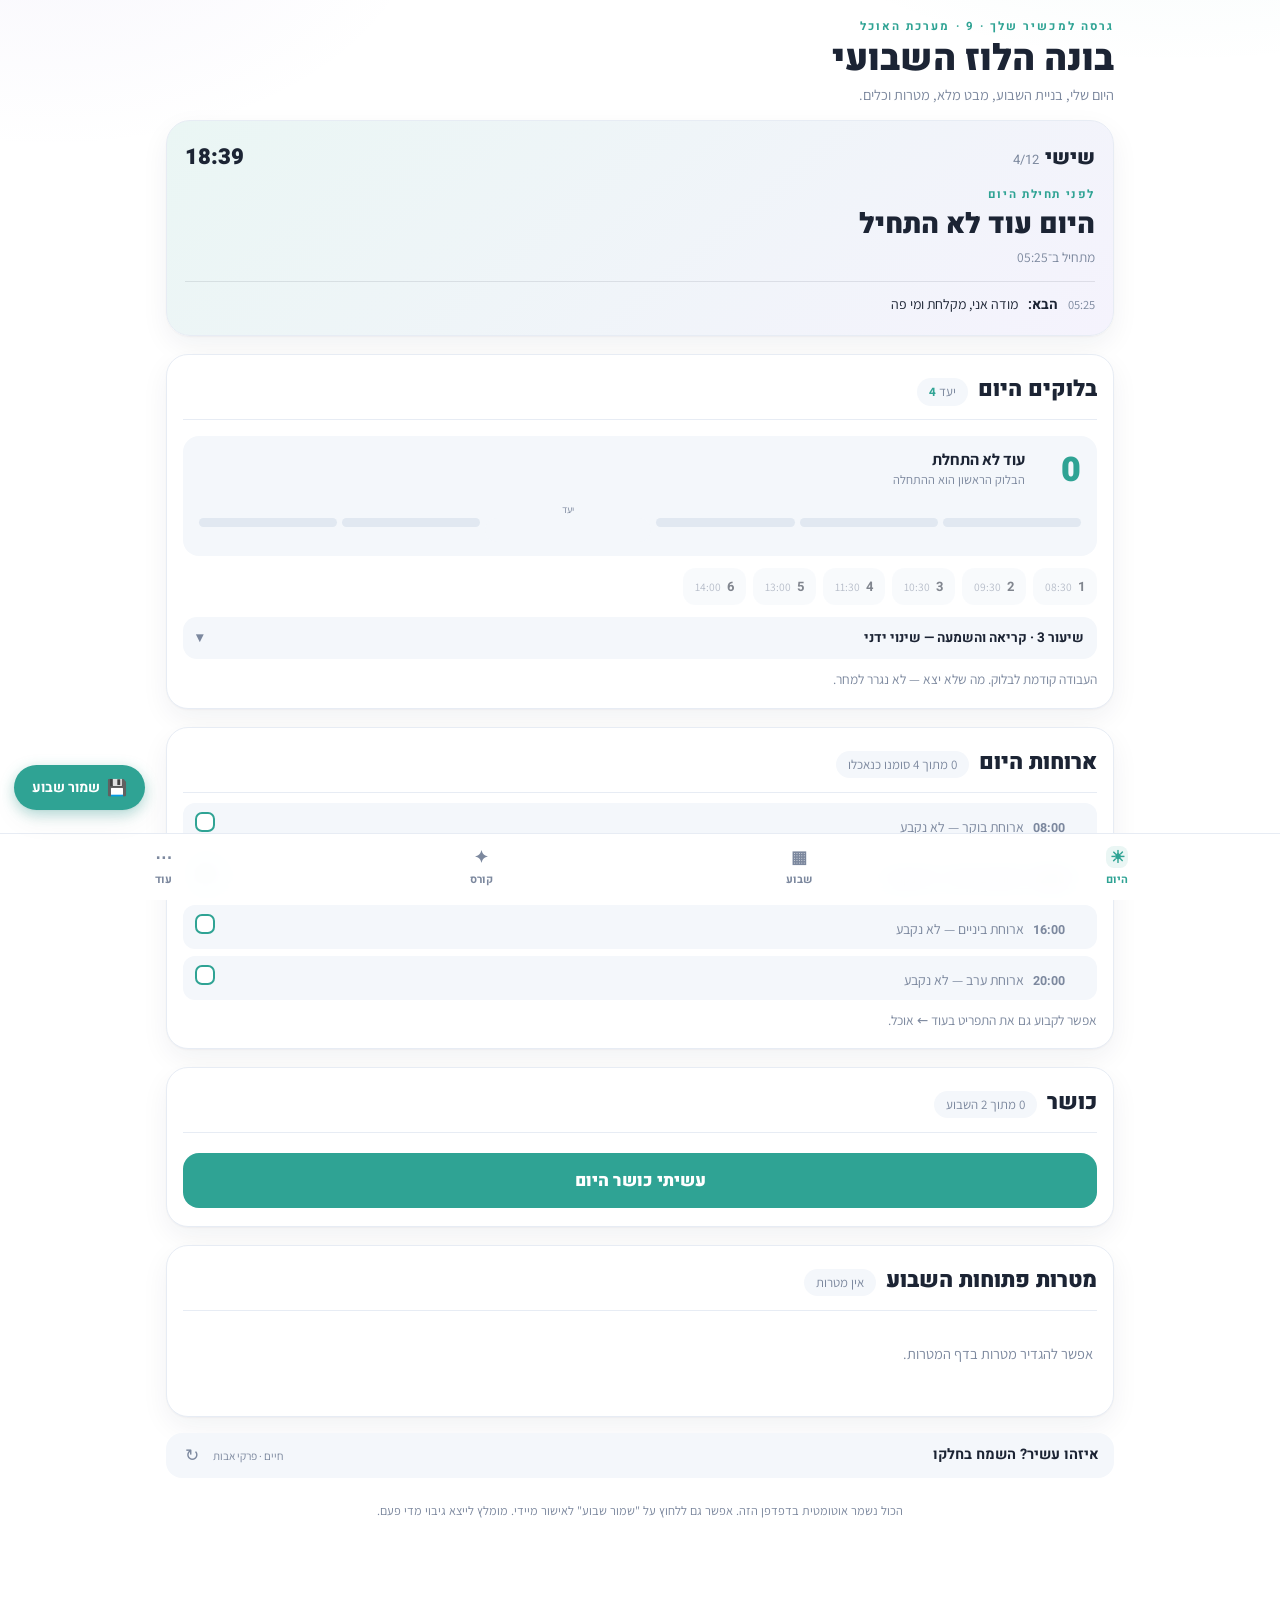
<file: loz-shvui-device.html>
<!DOCTYPE html>
<html lang="he" dir="rtl">
<head>
<meta charset="utf-8">
<meta name="viewport" content="width=device-width, initial-scale=1">
<title>בונה הלוז השבועי</title>
<link rel="preconnect" href="https://fonts.googleapis.com">
<link rel="preconnect" href="https://fonts.gstatic.com" crossorigin>
<link href="https://fonts.googleapis.com/css2?family=Heebo:wght@400;700;900&family=Assistant:wght@300;400;600;700&display=swap" rel="stylesheet">
<style>
  :root{
    --bg:#FFFFFF; --surface:#FFFFFF; --surface2:#F4F7FB; --line:#E7ECF4;
    --text:#1C2434; --muted:#7C889E;
    --study:#2FA394;   --study-bg:#EAF6F4;
    --work:#C6892F;    --work-bg:#FBF2E2;
    --prayer:#7A69CE;  --prayer-bg:#EFEDFB;
    --meal:#4F9E63;    --meal-bg:#EAF5EC;
    --personal:#CD6E92;--personal-bg:#FBEEF3;
    --sleep:#5A83BE;   --sleep-bg:#ECF2FA;
    --none:#A8B2C4;
    --radius:18px;
    --shadow:0 1px 2px rgba(20,32,60,.04), 0 10px 28px rgba(20,32,60,.06);
    --nav:76px;
  }
  *{box-sizing:border-box}
  html,body{margin:0;padding:0}
  body{
    background:
      radial-gradient(760px 420px at 92% -12%, rgba(47,163,148,.07), transparent 62%),
      radial-gradient(620px 400px at 4% -6%, rgba(122,105,206,.06), transparent 62%),
      var(--bg);
    color:var(--text); font-family:'Assistant',system-ui,sans-serif;
    font-size:16px; line-height:1.5; min-height:100vh;
  }
  .wrap{max-width:980px;margin:0 auto;padding:18px 16px calc(var(--nav) + 28px)}

  header{margin-bottom:14px}
  .eyebrow{font-family:'Heebo',sans-serif;font-weight:700;font-size:11.5px;
    letter-spacing:.18em;color:var(--study);margin-bottom:5px}
  h1{font-family:'Heebo',sans-serif;font-weight:900;font-size:clamp(24px,6vw,36px);
    line-height:1.05;margin:0 0 6px}
  .sub{color:var(--muted);font-size:14.5px;max-width:52ch;margin:0}
  h2{font-family:'Heebo',sans-serif;font-weight:700;font-size:19px;margin:0 0 4px}
  .hint{color:var(--muted);font-size:13.5px;margin:0 0 14px}
  .spacer{flex:1}
  .page{display:none}
  .page.on{display:block;animation:fade .22s ease both}
  @keyframes fade{from{opacity:0;transform:translateY(6px)}to{opacity:1;transform:none}}

  /* ---------- ניווט תחתון ---------- */
  .nav{
    position:fixed;inset-inline:0;bottom:0;z-index:40;
    background:rgba(255,255,255,.93);backdrop-filter:blur(10px);
    border-top:1px solid var(--line);display:flex;
    padding:6px 4px calc(6px + env(safe-area-inset-bottom));
  }
  .nav button{
    flex:1;background:none;border:none;cursor:pointer;padding:6px 1px;min-width:0;
    display:grid;gap:3px;justify-items:center;color:var(--muted);
    font-family:'Heebo',sans-serif;font-weight:700;font-size:11px;
  }
  .nav .ic{width:22px;height:22px;display:grid;place-items:center;font-size:17px;line-height:1}
  .nav button.on{color:var(--study)}
  .nav button.on .ic{background:var(--study-bg);border-radius:8px}
  .nav button:focus-visible{outline:2px solid var(--study);outline-offset:-2px}

  /* ---------- רכיבים כלליים ---------- */
  .panel,.dayview{background:var(--surface);border:1px solid var(--line);
    border-radius:22px;padding:18px 16px;box-shadow:var(--shadow);margin-top:18px}
  .panel .meter,.dayview .meter,.panel .focus{box-shadow:none}
  .nav{transition:none}
  .dv-head{display:flex;flex-wrap:wrap;align-items:baseline;gap:10px;
    padding-bottom:13px;border-bottom:1px solid var(--line);margin-bottom:4px}
  .dv-head h3{font-family:'Heebo',sans-serif;font-weight:900;font-size:22px;margin:0}
  .scale{font-size:13px;color:var(--muted);background:var(--surface2);
    border-radius:99px;padding:4px 12px}
  .scale em{font-style:normal;color:var(--study);font-weight:700}
  .btn{background:var(--study);color:#fff;border:none;border-radius:12px;
    padding:10px 16px;font-family:'Heebo',sans-serif;font-weight:700;font-size:14px;cursor:pointer}
  .btn.sec{background:var(--surface2);color:var(--text)}
  .btn{transition:filter .16s ease,transform .12s ease}
  .btn:hover{filter:brightness(1.04)}
  .btn:active{transform:scale(.97)}
  .btn:focus-visible{outline:2px solid var(--text);outline-offset:2px}
  .ghost{background:transparent;border:1px solid var(--line);color:var(--muted);
    border-radius:99px;padding:6px 13px;font-family:inherit;font-size:12.5px;cursor:pointer}
  .ghost:hover{color:var(--text);border-color:#CBD5E5}
  .ghost:focus-visible,.openday:focus-visible{outline:2px solid var(--study);outline-offset:2px}
  .openday{background:transparent;border:1px dashed var(--line);color:var(--muted);
    border-radius:12px;padding:11px;font-family:inherit;font-size:13.5px;cursor:pointer;
    width:100%;margin-top:12px}
  .openday:hover{color:var(--text);border-color:var(--study)}
  input[type=date],input[type=text],input[type=time],input[type=number],select,textarea{
    background:#fff;border:1px solid var(--line);border-radius:12px;
    padding:9px 11px;font-family:inherit;font-size:14px;color:var(--text)}
  select{appearance:none;cursor:pointer;width:100%}
  input:focus-visible,select:focus-visible,textarea:focus-visible{
    outline:2px solid var(--study);outline-offset:2px}
  .empty{color:var(--muted);padding:18px 4px;font-size:14.5px}
  .tick{width:22px;height:22px;border-radius:7px;flex:none;border:2px solid var(--study);
    background:#fff;display:grid;place-items:center;margin-top:1px}
  .row.block.done .tick,.crit.on .tick,.goal.on .tick,.lg.on .tick,.meal.eaten .tick{
    background:var(--study);border-color:var(--study)}
  .row.block.done .tick::after,.crit.on .tick::after,.goal.on .tick::after,.lg.on .tick::after,.meal.eaten .tick::after{
    content:"✓";color:#fff;font-size:13px;font-weight:700;line-height:1}

  /* ---------- דף היום ---------- */
  .now-card{
    background:linear-gradient(140deg,var(--study-bg),#F5F3FD);
    border:1px solid var(--line);border-radius:24px;padding:20px 18px;
    box-shadow:var(--shadow);margin-bottom:14px;
  }
  .now-top{display:flex;justify-content:space-between;align-items:baseline;gap:10px;margin-bottom:12px}
  .now-day{font-family:'Heebo',sans-serif;font-weight:900;font-size:20px}
  .now-day i{font-style:normal;font-weight:400;font-size:13px;color:var(--muted);margin-inline-start:6px}
  .now-clock{font-family:'Heebo',sans-serif;font-weight:900;font-size:22px;
    direction:ltr;unicode-bidi:isolate;font-variant-numeric:tabular-nums}
  .now-lbl{font-size:11.5px;letter-spacing:.14em;color:var(--study);
    font-family:'Heebo',sans-serif;font-weight:700;margin-bottom:4px}
  .now-what{font-family:'Heebo',sans-serif;font-weight:900;font-size:clamp(21px,5.5vw,28px);
    line-height:1.25;margin:0}
  .now-sub{color:var(--muted);font-size:13.5px;margin-top:5px}
  .bar{height:8px;background:#fff;border-radius:99px;margin-top:14px;overflow:hidden}
  .bar i{display:block;height:100%;background:var(--study);border-radius:99px}
  .next{display:flex;gap:10px;align-items:baseline;margin-top:14px;
    padding-top:12px;border-top:1px solid rgba(28,36,52,.10);font-size:14px}
  .next b{font-family:'Heebo',sans-serif;font-weight:700}
  .next .t{color:var(--muted);font-size:12.5px;direction:ltr;unicode-bidi:isolate}
  .chips{display:flex;flex-wrap:wrap;gap:7px;margin-top:12px}
  .chip{
    display:flex;align-items:center;gap:6px;background:var(--surface2);
    border:1px solid transparent;border-radius:12px;padding:8px 11px;
    font-family:inherit;font-size:13px;cursor:pointer;color:var(--text);
    transition:background .16s ease,border-color .16s ease,transform .12s ease;
  }
  .chip:active{transform:scale(.96)}
  .chip b{font-family:'Heebo',sans-serif;font-weight:700}
  .chip small{color:var(--muted);font-size:11.5px;direction:ltr;unicode-bidi:isolate}
  .chip.on{background:var(--study-bg);border-color:var(--study)}
  .chip.on::after{content:"✓";color:var(--study);font-weight:700}
  .chip.past:not(.on){opacity:.55}
  .chip:focus-visible{outline:2px solid var(--study);outline-offset:2px}

  .warn{background:#FBF2E2;border:1px solid #EEDCB4;border-radius:14px;
    padding:10px 12px;font-size:13px;color:#6B4E14;margin-bottom:12px;
    display:flex;flex-wrap:wrap;align-items:center;gap:8px}
  .warn button{border-color:#E3CE9E;color:#6B4E14}

  /* ---------- בחירת ימים ---------- */
  .ovdays{display:flex;gap:6px;overflow-x:auto;padding:2px 0 8px;margin-bottom:6px}
  .ovpick{flex:0 0 auto;background:var(--surface2);border:1px solid transparent;color:var(--muted);
    border-radius:14px;padding:8px 12px;font-family:inherit;font-size:13px;cursor:pointer;
    line-height:1.25;text-align:center;min-width:64px}
  .ovpick b{display:block;font-family:'Heebo',sans-serif;font-weight:700;font-size:14px;color:inherit}
  .ovpick small{font-size:11px;opacity:.9;direction:ltr;unicode-bidi:isolate}
  .ovpick.on{background:var(--study);border-color:var(--study);color:#fff}
  .ovpick.today:not(.on){border-color:var(--study);color:var(--text)}
  .ovpick:focus-visible{outline:2px solid var(--study);outline-offset:2px}

  /* ---------- דף לוז ---------- */
  .datebar{display:flex;flex-wrap:wrap;align-items:center;gap:10px;
    background:var(--surface);border:1px solid var(--line);border-radius:var(--radius);
    padding:12px 14px;box-shadow:var(--shadow);margin-bottom:14px}
  .datebar label{font-size:13px;color:var(--muted)}
  .datebar .range{font-family:'Heebo',sans-serif;font-weight:900;font-size:18px;
    direction:ltr;unicode-bidi:isolate}
  .weekbar{display:flex;flex-wrap:wrap;gap:10px;margin:0 0 20px}
  .stat{flex:1 1 150px;background:var(--surface);border:1px solid var(--line);
    border-radius:var(--radius);padding:13px 15px;box-shadow:var(--shadow)}
  .stat b{display:block;font-family:'Heebo',sans-serif;font-weight:900;font-size:25px;
    line-height:1.1;font-variant-numeric:tabular-nums}
  .stat span{color:var(--muted);font-size:12.5px}
  .stat span i{font-style:normal;white-space:nowrap}
  .stat.target b{color:var(--study)}
  .stat.max b{color:var(--work)}
  .daycard{background:var(--surface);border:1px solid var(--line);border-radius:var(--radius);
    padding:15px;display:grid;gap:10px;box-shadow:var(--shadow)}
  .daycard.active{border-color:var(--study);box-shadow:0 0 0 3px var(--study-bg),var(--shadow)}
  .daycard.rest{background:var(--surface2);box-shadow:none}
  .daycard-top{display:flex;align-items:baseline;justify-content:space-between;gap:8px}
  .dayname{font-family:'Heebo',sans-serif;font-weight:900;font-size:19px}
  .dayname i{font-style:normal;font-weight:400;font-size:13px;color:var(--muted);
    margin-inline-start:6px;direction:ltr;unicode-bidi:isolate}
  .daymeta{font-size:13px;color:var(--muted)}
  .daymeta em{font-style:normal;color:var(--study);font-weight:700}
  .selects{display:grid;gap:8px;grid-template-columns:1fr 1fr}
  label.field span{display:block;font-size:11.5px;color:var(--muted);
    letter-spacing:.06em;margin-bottom:4px}

  .ribbon{position:relative;padding:14px 22px 4px 0;margin:0}
  .ribbon::before{content:"";position:absolute;top:0;bottom:14px;right:6px;width:2px;
    background:linear-gradient(to bottom,var(--line),rgba(231,236,244,.15))}
  .row{position:relative;display:flex;gap:12px;align-items:flex-start;padding:5px 18px 5px 0}
  .row::before{content:"";position:absolute;right:1px;top:14px;width:12px;height:12px;
    border-radius:50%;background:var(--bg);border:2px solid var(--tone,var(--none))}
  .row.block{padding:7px 18px 7px 0}
  .row.block::before{background:var(--tone)}
  .row.now .what{box-shadow:0 0 0 2px var(--study)}
  .row.now::before{background:var(--study);box-shadow:0 0 0 4px var(--study-bg)}
  .time{font-family:'Heebo',sans-serif;font-weight:700;font-size:12.5px;color:var(--muted);
    min-width:88px;padding-top:3px;font-variant-numeric:tabular-nums}
  .time.num{direction:ltr;text-align:right;unicode-bidi:isolate}
  .what{flex:1;font-size:15px;padding-top:1px}
  .row.block .what{background:var(--surface2);border-right:3px solid var(--tone);
    border-radius:0 10px 10px 0;padding:8px 11px;font-weight:600;
    display:flex;gap:10px;align-items:flex-start;cursor:pointer;user-select:none}
  .row.block.done .what{background:var(--study-bg)}
  .row.block.done::before{box-shadow:0 0 0 4px var(--study-bg)}
  .row.dim .what{color:var(--muted)}
  .blk{flex:1;min-width:0}
  .blk-note{display:block;width:100%;margin-top:3px;background:transparent;border:none;
    border-bottom:1px dashed #C9D3E2;color:var(--text);font-family:inherit;
    font-size:12.5px;padding:2px 0;border-radius:0}
  .blk-note::placeholder{color:var(--muted)}
  .blk-note:focus{outline:none;border-bottom-color:var(--study)}
  .meter{background:var(--surface2);border-radius:16px;padding:14px 16px;
    margin:16px 0 6px;display:grid;gap:12px}
  .meter-top{display:flex;align-items:center;gap:12px}
  .meter-count{font-family:'Heebo',sans-serif;font-weight:900;font-size:34px;
    line-height:1;color:var(--study);min-width:44px}
  .meter-word{font-weight:700;font-size:16px;line-height:1.2}
  .meter-sub{color:var(--muted);font-size:12.5px;margin-top:2px}
  .pips{display:flex;gap:5px;margin-top:16px}
  .pip{flex:1 1 0;height:9px;border-radius:99px;background:#E1E8F1;position:relative}
  .pip.on{background:var(--study)}
  .pip.goal::after{content:"יעד";position:absolute;top:-17px;right:50%;
    transform:translateX(50%);font-size:10px;color:var(--muted)}
  .legend{display:flex;flex-wrap:wrap;gap:12px;margin-top:16px;padding-top:13px;
    border-top:1px solid var(--line)}
  .legend div{display:flex;align-items:center;gap:6px;font-size:12.5px;color:var(--muted)}
  .dot{width:9px;height:9px;border-radius:50%}
  .weeklist{margin-top:18px;background:var(--surface);border:1px solid var(--line);
    border-radius:var(--radius);box-shadow:var(--shadow);overflow:hidden}
  .weeklist summary{cursor:pointer;padding:14px 16px;font-family:'Heebo',sans-serif;
    font-weight:700;font-size:15px;list-style:none}
  .weeklist summary::-webkit-details-marker{display:none}
  .weeklist summary::after{content:"▾";float:left;color:var(--muted)}
  .weeklist[open] summary{border-bottom:1px solid var(--line)}
  .weeklist[open] summary::after{content:"▴"}
  .wrow{display:flex;align-items:baseline;gap:10px;width:100%;text-align:right;
    background:none;border:none;border-bottom:1px solid var(--line);
    padding:11px 16px;font-family:inherit;font-size:13.5px;color:var(--text);cursor:pointer}
  .wrow:last-child{border-bottom:none}
  .wrow.on{background:var(--study-bg)}
  .wrow b{font-family:'Heebo',sans-serif;font-weight:700;font-size:14px;min-width:42px}
  .wrow i{font-style:normal;color:var(--muted);font-size:12px;min-width:34px;
    direction:ltr;unicode-bidi:isolate}
  .wrow span{color:var(--muted);flex:1}
  .wrow em{font-style:normal;color:var(--study);font-weight:700;white-space:nowrap}

  .modes{display:flex;gap:6px;background:var(--surface2);padding:5px;
    border-radius:99px;margin-bottom:14px}
  .modes button{flex:1;border:none;background:transparent;color:var(--muted);
    font-family:'Heebo',sans-serif;font-weight:700;font-size:14px;
    padding:9px 8px;border-radius:99px;cursor:pointer;transition:background .18s ease}
  .modes button.on{background:#fff;color:var(--text);box-shadow:var(--shadow)}
  .modes button:focus-visible{outline:2px solid var(--study);outline-offset:2px}
  #ovGrid{display:grid;gap:12px}
  @media(min-width:720px){#ovGrid{grid-template-columns:1fr 1fr}}

  /* ---------- מבט שבועי ---------- */
  .ovhead{display:flex;flex-wrap:wrap;align-items:center;gap:10px;margin-bottom:12px}
  .ovhead .range{font-family:'Heebo',sans-serif;font-weight:900;font-size:20px;
    direction:ltr;unicode-bidi:isolate}
  .ovcard{background:var(--surface);border:1px solid var(--line);border-radius:var(--radius);
    padding:15px 16px;box-shadow:var(--shadow)}
  .ovcard.rest{background:var(--surface2);box-shadow:none}
  .ovcard.today{border-color:var(--study);box-shadow:0 0 0 3px var(--study-bg),var(--shadow)}
  .ovtop{display:flex;align-items:baseline;justify-content:space-between;gap:8px;
    padding-bottom:8px;border-bottom:1.5px solid var(--text);margin-bottom:6px}
  .ovday{font-family:'Heebo',sans-serif;font-weight:900;font-size:18px}
  .ovday i{font-style:normal;font-weight:400;font-size:13px;color:var(--muted);margin-inline-start:6px}
  .ovchip{font-size:11.5px;font-weight:700;color:#1F6F65;background:var(--study-bg);
    border-radius:99px;padding:3px 9px;white-space:nowrap}
  .ovtpl{font-size:12px;color:var(--muted);margin-bottom:8px}
  .ovpart{font-size:10.5px;letter-spacing:.08em;color:var(--muted);margin:8px 0 3px;
    font-family:'Heebo',sans-serif;font-weight:700}
  .ovrow{display:flex;gap:9px;font-size:13px;padding:2.5px 0}
  .ovrow .t{min-width:76px;color:var(--muted);font-variant-numeric:tabular-nums;flex:none}
  .ovrow .t.num{direction:ltr;text-align:right;unicode-bidi:isolate}
  .ovrow .x{flex:1;border-right:3px solid var(--c,var(--none));padding-right:8px}
  .ovrow.study .x{background:var(--surface2);border-radius:0 8px 8px 0;padding:3px 8px;font-weight:600}
  .ovrow.study.done .x{background:var(--study-bg)}
  .ovrow.study.done .x::after{content:" ✓";color:var(--study);font-weight:700}
  .ovrow .x small{display:block;font-weight:400;font-size:11.5px;color:var(--muted)}

  /* ---------- מטרות, סיכום, גרף ---------- */
  .addgoal{display:flex;gap:8px;margin:12px 0}
  .addgoal input{flex:1}
  .goals,.crits{display:grid;gap:8px;margin:10px 0 14px}
  .goal,.crit,.lg{display:flex;align-items:flex-start;gap:11px;width:100%;text-align:right;
    background:var(--surface2);border:1px solid transparent;border-radius:14px;
    padding:11px 13px;font-family:inherit;font-size:15px;color:var(--text);cursor:pointer;
    transition:background .16s ease,border-color .16s ease}
  .goal small,.crit small,.lg small{display:block;color:var(--muted);font-size:12.5px;font-weight:400}
  .crit b{font-weight:700}
  .goal .tick,.crit .tick,.lg .tick{border-color:var(--muted)}
  .goal.on,.crit.on,.lg.on{background:var(--study-bg);border-color:var(--study)}
  .goal.on .txt,.lg.on .txt{color:var(--muted)}
  .goal .txt,.lg .txt{flex:1}
  .goal .del,.lg .del,.hrow .del{background:none;border:none;color:var(--muted);
    font-size:18px;cursor:pointer;line-height:1;padding:0 4px}
  .verdict{border-top:1px solid var(--line);padding-top:13px;display:flex;
    align-items:baseline;gap:10px;flex-wrap:wrap}
  .verdict b{font-family:'Heebo',sans-serif;font-weight:900;font-size:19px}
  .verdict span{color:var(--muted);font-size:13.5px}
  .hist{display:grid;gap:8px;margin-top:10px}
  .hrow{display:flex;align-items:center;gap:10px;background:var(--surface2);
    border-radius:14px;padding:11px 13px;font-size:14px}
  .hrow b{font-family:'Heebo',sans-serif;font-weight:900;font-size:14.5px;min-width:96px;
    direction:ltr;unicode-bidi:isolate;text-align:right}
  .hrow small{color:var(--muted);font-size:12.5px}
  .hrow .del{margin-inline-start:auto}
  .hitem{display:grid;gap:6px}
  .hdet{background:#fff;border:1px solid var(--line);border-radius:14px;padding:10px 13px}
  .hday{padding:6px 0;border-bottom:1px dotted var(--line);font-size:13px}
  .hday:last-child{border-bottom:none}
  .hday b{font-family:'Heebo',sans-serif;font-weight:700;margin-inline-end:8px}
  .hday span{color:var(--muted);font-size:12.5px}
  .hday ul{margin:5px 0 0;padding-inline-start:18px;color:var(--muted);font-size:12.5px}
  .actions{display:flex;flex-wrap:wrap;gap:8px;margin-top:14px}
  .chart{width:100%;height:170px;margin-top:6px}
  .chart .lbl{font-size:9px;fill:#7C889E;font-family:'Assistant',sans-serif}
  .chart .val{font-size:10px;fill:#1C2434;font-family:'Heebo',sans-serif;font-weight:700}
  .chartlegend{display:flex;gap:14px;font-size:12px;color:var(--muted);margin-top:4px}
  .quote{display:flex;align-items:center;gap:10px;margin-top:16px;padding:12px 15px;
    background:var(--surface2);border-radius:16px}
  .quote .qtext{font-family:'Heebo',sans-serif;font-weight:700;font-size:14.5px;
    line-height:1.35;margin:0;flex:1}
  .quote .qmeta{color:var(--muted);font-size:11.5px;white-space:nowrap}
  .quote .qnext{background:none;border:none;color:var(--muted);font-size:17px;
    cursor:pointer;padding:2px 4px;line-height:1}
  .quote .qnext:hover{color:var(--study)}
  .focuswrap{background:var(--surface2);border-radius:14px;margin-top:12px;overflow:hidden}
  .focuswrap summary{cursor:pointer;padding:11px 13px;font-size:13.5px;
    font-family:'Heebo',sans-serif;font-weight:700;list-style:none}
  .focuswrap summary::-webkit-details-marker{display:none}
  .focuswrap summary::after{content:"▾";float:left;color:var(--muted)}
  .focuswrap[open] summary::after{content:"▴"}
  .focuswrap .focus{border-radius:0;background:transparent;padding-top:0}
  .bigbtn{width:100%;margin-top:16px;background:var(--study);color:#fff;border:none;
    border-radius:16px;padding:15px;font-family:'Heebo',sans-serif;font-weight:900;
    font-size:17px;cursor:pointer;transition:transform .12s ease,filter .18s ease}
  .bigbtn:active{transform:scale(.985)}
  .bigbtn.undo{background:#fff;color:var(--study);box-shadow:inset 0 0 0 2px var(--study)}
  .bigbtn:focus-visible{outline:2px solid var(--text);outline-offset:2px}

  /* ---------- קורס ---------- */
  .goalcard{background:linear-gradient(140deg,var(--study-bg),#F5F3FD);
    border:1px solid var(--line);border-radius:24px;padding:20px 18px;
    box-shadow:var(--shadow);margin-bottom:14px}
  .goalcard .gtop{display:flex;justify-content:space-between;align-items:baseline;gap:10px}
  .goalcard .gbig{font-family:'Heebo',sans-serif;font-weight:900;
    font-size:clamp(20px,5vw,26px);line-height:1.2}
  .goalcard .gsub{color:var(--muted);font-size:13px;margin-top:3px}
  .goalcard .pace{font-family:'Heebo',sans-serif;font-weight:700;font-size:13px;
    background:#fff;border-radius:99px;padding:5px 12px;white-space:nowrap}
  .goalcard .pace.late{background:#FBF2E2;color:#6B4E14}
  .goalcard .pace.ok{color:#1F6F65}
  .gbar{height:10px;background:#fff;border-radius:99px;margin-top:14px;overflow:hidden}
  .gbar i{display:block;height:100%;background:var(--study);border-radius:99px}
  .ckpt{margin-top:12px;padding-top:11px;border-top:1px solid rgba(28,36,52,.10);
    font-size:13px;color:var(--muted)}

  .focus{display:grid;gap:10px;background:var(--surface2);border-radius:16px;padding:13px 14px}
  .focus .frow{display:flex;gap:8px;align-items:center;flex-wrap:wrap}
  .focus .flbl{font-size:11.5px;letter-spacing:.12em;color:var(--muted);
    font-family:'Heebo',sans-serif;font-weight:700}
  .stages{display:flex;gap:6px;flex-wrap:wrap}
  .stg{background:#fff;border:1px solid var(--line);border-radius:12px;padding:8px 12px;
    font-family:inherit;font-size:13px;cursor:pointer;color:var(--muted)}
  .stg.on{background:var(--study);border-color:var(--study);color:#fff;font-weight:700}
  .stg.fin{border-color:var(--study);color:var(--study)}
  .counter{display:flex;align-items:center;gap:8px}
  .counter button{width:34px;height:34px;border-radius:10px;border:1px solid var(--line);
    background:#fff;font-size:17px;cursor:pointer;line-height:1}
  .counter b{font-family:'Heebo',sans-serif;font-weight:900;font-size:17px;min-width:76px;
    text-align:center;font-variant-numeric:tabular-nums}

  .lsn{display:flex;align-items:center;gap:10px;background:var(--surface2);
    border-radius:14px;padding:10px 13px;margin-bottom:7px;font-size:14px}
  .lsn.done{background:var(--study-bg)}
  .lsn.active{outline:2px solid var(--study)}
  .lsn b{font-family:'Heebo',sans-serif;font-weight:900;min-width:64px}
  .lsn .bars{flex:1;display:flex;gap:4px}
  .lsn .sb{flex:1;height:7px;border-radius:99px;background:#E1E8F1;overflow:hidden}
  .lsn .sb i{display:block;height:100%;background:var(--study)}
  .lsn small{color:var(--muted);font-size:12px;white-space:nowrap}
  .lsn .go{background:none;border:none;color:var(--study);font-size:13px;
    font-family:'Heebo',sans-serif;font-weight:700;cursor:pointer}
  .loadbox{background:var(--surface2);border-radius:14px;padding:12px 14px;font-size:13.5px}
  .loadbox b{font-family:'Heebo',sans-serif;font-weight:700}
  .loadbox.over{background:#FBF2E2;color:#6B4E14}
  .wk{display:flex;gap:6px;flex-wrap:wrap;margin:10px 0}
  .wkchip{background:#fff;border:1px solid var(--line);border-radius:12px;padding:7px 11px;
    font-size:13px;cursor:pointer;display:flex;gap:7px;align-items:center}
  .wkchip.on{background:var(--study-bg);border-color:var(--study);font-weight:700}
  .errrow{display:flex;gap:10px;align-items:flex-start;background:var(--surface2);
    border-radius:14px;padding:10px 13px;margin-bottom:7px;font-size:14px}
  .errrow.on{background:var(--study-bg);opacity:.75}
  .errrow .txt{flex:1}
  .errrow small{color:var(--muted);font-size:12px}

  /* ---------- אוכל ---------- */
  .mday{background:var(--surface2);border-radius:16px;padding:12px 14px;margin-bottom:9px}
  .mday-top{display:flex;justify-content:space-between;align-items:baseline;
    margin-bottom:8px;padding-bottom:7px;border-bottom:1px solid var(--line)}
  .mday-top b{font-family:'Heebo',sans-serif;font-weight:900;font-size:15px}
  .mday-top i{font-style:normal;color:var(--muted);font-size:12px;
    direction:ltr;unicode-bidi:isolate}
  .mrow{display:flex;align-items:center;gap:8px;margin-bottom:6px}
  .mrow .mt{min-width:70px;font-size:11.5px;color:var(--muted);
    font-family:'Heebo',sans-serif;font-weight:700}
  .mrow select{flex:1;font-size:13px;padding:7px 9px;background:#fff}
  .meals{display:grid;gap:7px;margin-top:10px}
  .meal{display:flex;align-items:baseline;gap:9px;background:var(--surface2);
    border-radius:12px;padding:9px 12px;font-size:14px}
  .meal b{font-family:'Heebo',sans-serif;font-weight:700;min-width:52px;
    direction:ltr;unicode-bidi:isolate;color:var(--muted);font-size:12.5px}
  .meal span{flex:1}
  .meal.empty span{color:var(--muted)}
  .meal.now{background:var(--study-bg);outline:1px solid var(--study)}
  .libitem{display:flex;gap:10px;align-items:baseline;padding:9px 14px;
    border-bottom:1px solid var(--line);font-size:13.5px}
  .libitem:last-child{border-bottom:none}
  .libitem b{font-family:'Heebo',sans-serif;font-weight:700;flex:1}
  .libitem small{color:var(--muted);font-size:12px}
  .meal .tick{cursor:pointer;flex:none;width:20px;height:20px;margin-top:0}
  .meal.eaten{background:var(--study-bg)}
  .cookdone{display:flex;flex-wrap:wrap;gap:7px;margin-top:10px}

  /* ---------- כלים ותבניות ---------- */
  .tpl{display:flex;align-items:center;gap:10px;background:var(--surface2);
    border-radius:14px;padding:10px 13px;font-size:14px;margin-bottom:7px}
  .tpl b{font-family:'Heebo',sans-serif;font-weight:700;flex:1}
  .tpl small{color:var(--muted);font-size:12px}
  .tag{font-size:10.5px;font-weight:700;border-radius:99px;padding:2px 8px;
    background:#fff;color:var(--muted);border:1px solid var(--line)}
  .tag.mine{background:var(--study-bg);color:#1F6F65;border-color:transparent}
  .ed{display:grid;gap:9px;margin-top:12px}
  .edrow{display:flex;gap:6px;align-items:center}
  .edrow input.t1{width:88px;flex:none}
  .edrow input.mins{width:74px;flex:none}
  input.tm{direction:ltr;text-align:center;font-variant-numeric:tabular-nums;
    letter-spacing:.02em}
  input.mins{direction:ltr;text-align:center}
  .edhead input.ends{width:100%}
  .edrow input.txt{flex:1;min-width:0}
  .edrow select.tone{width:104px;flex:none}
  .edrow .x{background:none;border:none;color:var(--muted);font-size:17px;cursor:pointer;padding:0 3px}
  .edhead{display:grid;gap:8px;grid-template-columns:1fr 110px}
  .backup textarea{width:100%;min-height:90px;font-size:11.5px;font-family:ui-monospace,monospace;
    direction:ltr;text-align:left}

  /* ---------- מעקב חודשי ---------- */
  .mbar{height:9px;background:var(--surface2);border-radius:99px;margin-top:10px;overflow:hidden}
  .mbar i{display:block;height:100%;background:var(--study);border-radius:99px}
  .hrow.hit{background:var(--study-bg)}
  .hrow.miss{background:#FBF2E2;color:#6B4E14}
  .hrow.miss b{color:#6B4E14}

  footer{margin-top:24px;color:var(--muted);font-size:12.5px;text-align:center}
  @media(prefers-reduced-motion:reduce){*{transition:none!important}}

  /* ---------- כפתור שמירה קבוע ---------- */
  .savefab{
    position:fixed;left:14px;bottom:calc(var(--nav) + 14px);z-index:41;
    display:flex;align-items:center;gap:7px;
    background:var(--study);color:#fff;border:none;border-radius:99px;
    padding:12px 18px;box-shadow:0 4px 14px rgba(47,163,148,.35),var(--shadow);
    font-family:'Heebo',sans-serif;font-weight:700;font-size:14px;cursor:pointer;
    transition:transform .12s ease,filter .16s ease;
  }
  .savefab:hover{filter:brightness(1.05)}
  .savefab:active{transform:scale(.96)}
  .savefab:focus-visible{outline:2px solid var(--text);outline-offset:2px}
  .savefab .ic{font-size:16px;line-height:1}
  .savetoast{
    position:fixed;left:14px;bottom:calc(var(--nav) + 62px);z-index:42;
    background:var(--text);color:#fff;border-radius:12px;padding:9px 14px;
    font-family:'Heebo',sans-serif;font-weight:700;font-size:13px;
    box-shadow:var(--shadow);opacity:0;pointer-events:none;
    transform:translateY(6px);transition:opacity .18s ease,transform .18s ease;
  }
  .savetoast.on{opacity:1;transform:none}

  /* ---------- הדפסה ל־PDF ---------- */
  #printarea{display:none}
  @media print{
    @page{size:A4 portrait;margin:12mm 11mm}
    html,body{background:#fff!important}
    .wrap,.nav,.savefab,.savetoast{display:none!important}
    #printarea{display:block;color:#16202F;
      -webkit-print-color-adjust:exact;print-color-adjust:exact}
    #printarea section{page-break-after:always;break-after:page}
    #printarea section:last-child{page-break-after:auto;break-after:auto}
    .pcover{padding-top:26mm;text-align:center}
    .pcover h1{font-family:'Heebo',sans-serif;font-weight:900;font-size:32pt;margin:0}
    .pcover .prange{font-size:15pt;margin:3mm 0 12mm;color:#2FA394;font-weight:700;
      direction:ltr;unicode-bidi:isolate}
    .pcover .pstats{display:flex;justify-content:center;gap:6mm;margin-bottom:12mm}
    .pcover .pstat{border:.6pt solid #C9D4E3;border-radius:4mm;padding:4mm 7mm;min-width:34mm}
    .pcover .pstat b{display:block;font-family:'Heebo',sans-serif;font-size:20pt;line-height:1}
    .pcover .pstat span{font-size:9pt;color:#5C6A80}
    .pcover .pg{text-align:right;max-width:120mm;margin:0 auto;border-top:1pt solid #16202F;padding-top:4mm}
    .pcover .pg h2{font-family:'Heebo',sans-serif;font-size:13pt;margin:0 0 3mm}
    .pcover .pg div{font-size:11pt;padding:1.6mm 0;border-bottom:.4pt dotted #C9D4E3}
    .pcover .note{margin-top:14mm;font-size:9.5pt;color:#5C6A80}
    .pday .ph{display:flex;align-items:flex-end;justify-content:space-between;
      border-bottom:2pt solid #16202F;padding-bottom:2mm;margin-bottom:2mm}
    .pday .ph h2{font-family:'Heebo',sans-serif;font-weight:900;font-size:17pt;margin:0}
    .pday .ph h2 span{font-size:12pt;font-weight:400;color:#5C6A80;margin-inline-start:3mm}
    .pday .chip{font-family:'Heebo',sans-serif;font-weight:700;font-size:10pt;
      background:#EAF6F4;color:#1F6F65;border-radius:99px;padding:1.6mm 4mm;white-space:nowrap}
    .pday .ptpl{font-size:9pt;color:#5C6A80;margin-bottom:2mm}
    .pday h3{font-family:'Heebo',sans-serif;font-size:9.5pt;letter-spacing:.06em;
      color:#5C6A80;margin:0 0 1mm;padding-top:1.5mm}
    .pday table{width:100%;border-collapse:collapse;font-size:9pt;line-height:1.2;margin-bottom:1mm}
    .pday td{padding:.72mm 0;vertical-align:top;border-bottom:.35pt solid #E7ECF4}
    .pday td.pt{width:25mm;color:#5C6A80;white-space:nowrap;font-variant-numeric:tabular-nums}
    .pday td.pt.num{direction:ltr;text-align:right;unicode-bidi:isolate}
    .pday td.pd{padding-right:3mm;border-right:2.4pt solid var(--c,#A8B2C4)}
    .pday tr.study td.pd{background:#EAF6F4;font-weight:700}
    .pday tr.study td.pd i{display:block;font-style:normal;font-weight:400;font-size:8.5pt;color:#5C6A80}
    .pday .pfoot{margin-top:2.5mm;padding-top:1.5mm;border-top:.5pt solid #C9D4E3;
      font-size:8.5pt;color:#5C6A80;display:flex;justify-content:space-between}
    .pday .pfoot .pr{direction:ltr;unicode-bidi:isolate}
  }
</style>
</head>
<body>
<div class="wrap">

<header>
  <div class="eyebrow" id="hdrEyebrow">גרסה למכשיר שלך · 9 · מערכת האוכל</div>
  <h1 id="hdrTitle">בונה הלוז השבועי</h1>
  <p class="sub" id="hdrSub">היום שלי, בניית השבוע, מבט מלא, מטרות וכלים.</p>
</header>

<!-- ============ היום שלי ============ -->
<section class="page on" id="page-today">
  <div class="now-card" id="nowCard"></div>
  <div class="panel" id="todayBlocks"></div>
  <div class="panel" id="todayMeals"></div>
  <div class="panel" id="todayHabits"></div>
  <div class="panel" id="todayGoals"></div>
  <div class="quote" id="quoteBox"></div>
</section>

<!-- ============ לוז שבועי ============ -->
<section class="page" id="page-plan">
  <div class="datebar">
    <label for="wstart">שבוע שמתחיל ביום ראשון</label>
    <input type="date" id="wstart">
    <div class="range" id="rangeTxt">—</div>
    <div class="spacer"></div>
    <button class="btn" id="pdfBtn">הפק PDF</button>
  </div>

  <div class="modes" id="planModes">
    <button data-mode="day" class="on">יום</button>
    <button data-mode="week">כל השבוע</button>
  </div>

  <div class="weekbar">
    <div class="stat target"><b id="wTarget">—</b><span>יעד בלוקים לשבוע</span></div>
    <div class="stat max"><b id="wMax">—</b><span>פוטנציאל אם הכול שקט</span></div>
    <div class="stat"><b id="wHours">—</b><span>לימוד נטו ביעד · <i id="hoursCalc"></i></span></div>
    <div class="stat"><b id="wDone">—</b><span>בלוקים שסימנת השבוע</span></div>
  </div>

  <div id="planBanner"></div>
  <div id="planDayWrap">
    <div class="ovdays" id="planDays"></div>
    <div id="dayEditor"></div>
    <div class="dayview" id="dayview"></div>
    <div id="ovEditor"></div>
    <details class="weeklist">
      <summary>סקירת כל השבוע בשורות</summary>
      <div id="weekRows"></div>
    </details>
  </div>

  <div id="planWeekWrap" hidden>
    <div class="ovhead">
      <div class="scale" id="ovSummary">—</div>
    </div>
    <div id="ovGrid"></div>
  </div>
</section>

<!-- ============ קורס ============ -->
<section class="page" id="page-course">
  <div class="goalcard" id="courseGoal"></div>

  <div class="panel">
    <div class="dv-head"><h3>על מה אני עובד עכשיו</h3>
      <div class="scale" id="focusNote">—</div></div>
    <div id="focusBox"></div>
  </div>

  <div class="panel">
    <div class="dv-head"><h3>שיעורי השבוע</h3>
      <div class="scale" id="wkRange">—</div></div>
    <div class="wk" id="wkChips"></div>
    <div class="loadbox" id="loadBox">—</div>
    <div class="actions">
      <button class="btn" id="allocBtn">שבץ לשבוע</button>
      <button class="ghost" id="allocClear">נקה שיבוץ</button>
    </div>
    <div id="allocPreview"></div>
  </div>

  <div class="panel">
    <div class="dv-head"><h3>כל השיעורים</h3>
      <div class="scale" id="lsnNote">—</div></div>
    <div id="lsnList"></div>
  </div>

  <div class="panel">
    <div class="dv-head"><h3>בנק טעויות</h3>
      <div class="scale" id="errNote">—</div></div>
    <p class="hint">שאלות שטעית בהן. אלה חומר החזרה של תחילת יום הלימודים הבא.</p>
    <div class="addgoal">
      <input type="text" id="errInput" placeholder="לדוגמה: חישוב תשואה ריאלית מול נומינלית">
      <button class="btn" id="addErr">הוסף</button>
    </div>
    <div id="errList"></div>
  </div>

  <div class="panel">
    <div class="dv-head"><h3>הגדרות הקורס</h3></div>
    <div class="ed">
      <div class="edhead">
        <input type="text" id="cName" placeholder="שם הקורס">
        <input type="number" id="cTotal" min="1" max="99" placeholder="שיעורים">
      </div>
      <label class="field"><span>תאריך יעד לסיום</span><input type="date" id="cDeadline"></label>
      <label class="field"><span>עמודים בבלוק אחד (קריאה + השמעה)</span>
        <input type="number" id="cPpb" min="1" max="60"></label>
      <label class="field"><span>דקות ל־15 השאלות</span>
        <input type="number" id="cQmin" min="0" max="300"></label>
      <div class="actions"><button class="btn" id="saveCourse">שמור הגדרות</button></div>
    </div>
  </div>
</section>

<section class="page" id="page-more">
  <div class="modes" id="subNav">
    <button data-sub="goals" class="on">מטרות וסיכום</button>
    <button data-sub="food">אוכל</button>
    <button data-sub="month">מעקב חודשי</button>
    <button data-sub="tools">כלים ותבניות</button>
  </div>
</section>

<section class="page" id="page-food">
  <div class="panel">
    <div class="dv-head"><h3>מה מבשלים השבוע</h3>
      <div class="scale" id="cookRange">—</div></div>
    <div class="selects">
      <label class="field"><span>מוצ״ש — לראשון עד שלישי</span>
        <select id="cookSat"></select></label>
      <label class="field"><span>שלישי — לרביעי עד שישי</span>
        <select id="cookTue"></select></label>
    </div>
    <div id="cookInfo"></div>
    <div class="cookdone" id="cookDone"></div>
  </div>

  <div class="panel">
    <div class="dv-head"><h3>תפריט השבוע</h3>
      <div class="scale" id="menuNote">—</div></div>
    <div class="actions" style="margin:0 0 12px">
      <button class="ghost" id="menuFill">מלא לפי ברירת מחדל</button>
      <button class="ghost" id="menuClear">נקה תפריט</button>
    </div>
    <div id="menuGrid"></div>
  </div>

  <div class="panel">
    <div class="dv-head"><h3>המאגרים</h3><div class="scale">12 · 9 · 9 · 10</div></div>
    <details class="weeklist"><summary>12 מנות עיקריות</summary><div id="libDishes"></div></details>
    <details class="weeklist"><summary>9 ארוחות בוקר</summary><div id="libB"></div></details>
    <details class="weeklist"><summary>9 ארוחות ביניים</summary><div id="libS"></div></details>
    <details class="weeklist"><summary>10 ארוחות ערב מהירות</summary><div id="libQ"></div></details>
  </div>
</section>

<!-- ============ מטרות וסיכום ============ -->
<section class="page" id="page-goals">
  <div class="panel">
    <div class="dv-head"><h3>מטרות השבוע</h3><div class="scale" id="goalsCount">—</div></div>
    <div class="addgoal">
      <input type="text" id="goalInput" placeholder="לדוגמה: לסיים את פרק 4 ולעבור על השאלות">
      <button class="btn" id="addGoal">הוסף</button>
    </div>
    <div class="goals" id="goalsList"></div>
  </div>

  <div class="panel">
    <div class="dv-head"><h3>מטרות לטווח ארוך</h3><div class="scale" id="lgCount">—</div></div>
    <p class="hint">אלה נשארות גם אחרי סגירת שבוע — יעדים של חודשים, לא של ימים.</p>
    <div class="addgoal">
      <input type="text" id="lgInput" placeholder="לדוגמה: לסיים את הקורס עד סוף השנה">
      <button class="btn" id="addLg">הוסף</button>
    </div>
    <div class="goals" id="lgList"></div>
  </div>

  <div class="panel">
    <div class="dv-head"><h3>סיכום השבוע</h3><div class="scale">לא סופרים רק בלוקים</div></div>
    <div class="crits" id="critsList"></div>
    <div class="verdict" id="verdict"></div>
    <div class="actions">
      <button class="ghost" id="closeWeek">סגור שבוע ושמור בהיסטוריה</button>
    </div>
  </div>

  <div class="panel">
    <div class="dv-head"><h3>מגמה</h3><div class="scale" id="trendNote">—</div></div>
    <svg class="chart" id="trendChart" viewBox="0 0 600 170" preserveAspectRatio="none"></svg>
    <div class="chartlegend">
      <div>▉ בלוקים בשבוע</div><div>● קריטריונים שסומנו</div>
    </div>
  </div>

  <div class="panel">
    <div class="dv-head"><h3>היסטוריה</h3><div class="scale" id="histCount">—</div></div>
    <div class="hist" id="histList"></div>
  </div>

</section>

<!-- ============ כלים ============ -->
<section class="page" id="page-tools">
  <div class="panel backup">
    <div class="dv-head"><h3>גיבוי</h3><div class="scale">שמור לפני שמשהו נמחק</div></div>
    <p class="hint">הנתונים שמורים רק בדפדפן הזה. ייצוא שומר הכול לקובץ, ייבוא מחזיר אותו.</p>
    <div class="actions">
      <button class="btn" id="expBtn">ייצא קובץ גיבוי</button>
      <button class="btn sec" id="impBtn">ייבא קובץ</button>
      <button class="ghost" id="showJson">הצג טקסט להעתקה</button>
      <input type="file" id="impFile" accept="application/json" hidden>
    </div>
    <div id="undoWrap"></div>
    <div id="jsonWrap" hidden><textarea id="jsonBox" readonly></textarea></div>
  </div>

  <div class="panel">
    <div class="dv-head"><h3>יעד כושר שבועי</h3><div class="scale">למעקב החודשי</div></div>
    <p class="hint">מתחילים ב־2 אימונים בשבוע. כשמרגישים מוכנים, מעלים ל־3 — השינוי חל מרגע העדכון, לא רטרואקטיבית.</p>
    <label class="field"><span>אימוני כושר ליעד בשבוע</span>
      <input type="number" id="fitTarget" min="1" max="14"></label>
  </div>

  <div class="panel">
    <div class="dv-head"><h3>תבניות יום</h3><div class="scale" id="dtCount">—</div></div>
    <div id="dayTplList"></div>
    <div class="actions">
      <button class="btn" id="newDayTpl">צור תבנית יום</button>
    </div>
    <div id="dayTplEditor"></div>
  </div>

  <div class="panel">
    <div class="dv-head"><h3>תבניות ערב</h3><div class="scale" id="etCount">—</div></div>
    <div id="eveTplList"></div>
    <div class="actions">
      <button class="btn" id="newEveTpl">צור תבנית ערב</button>
    </div>
    <div id="eveTplEditor"></div>
  </div>
</section>

<!-- ============ מעקב חודשי ============ -->
<section class="page" id="page-month">
  <div class="panel">
    <div class="dv-head"><h3>מעקב חודשי</h3><div class="scale" id="monthRange">—</div></div>
    <div class="actions" style="margin:0 0 4px">
      <button class="ghost" id="monthPrev">‹ הקודם</button>
      <button class="ghost" id="monthThis">החודש הזה</button>
      <button class="ghost" id="monthNext">הבא ›</button>
    </div>
    <p class="hint">התמונה מלאה לשבועות שסגרת (מטרות וסיכום ← סגור שבוע) ולשבוע הנוכחי. ימים ושבועות שעוד לא הגיעו לא נספרים כפספוס.</p>
  </div>

  <div class="panel">
    <div class="dv-head"><h3>בלוקי לימודים</h3><div class="scale" id="mStudyScale">—</div></div>
    <div class="mbar"><i id="mStudyBar" style="width:0%"></i></div>
    <div id="mStudyMissed"></div>
  </div>

  <div class="panel">
    <div class="dv-head"><h3>4 ארוחות ביום</h3><div class="scale" id="mMealScale">—</div></div>
    <div class="mbar"><i id="mMealBar" style="width:0%"></i></div>
    <div id="mMealMissed"></div>
  </div>

  <div class="panel">
    <div class="dv-head"><h3>בישול · יעד 2 בשבוע</h3><div class="scale" id="mCookScale">—</div></div>
    <div id="mCookList"></div>
  </div>

  <div class="panel">
    <div class="dv-head"><h3>כושר · יעד <span id="mFitTarget">—</span> בשבוע</h3><div class="scale" id="mFitScale">—</div></div>
    <div id="mFitList"></div>
  </div>
</section>

<footer>הכול נשמר אוטומטית בדפדפן הזה. אפשר גם ללחוץ על "שמור שבוע" לאישור מיידי. מומלץ לייצא גיבוי מדי פעם.</footer>
</div>

<div class="savetoast" id="saveToast">השבוע נשמר ✓</div>
<button class="savefab" id="saveNowBtn" type="button"><span class="ic">💾</span>שמור שבוע</button>

<nav class="nav" id="nav">
  <button data-tab="today" class="on"><span class="ic">☀</span>היום</button>
  <button data-tab="plan"><span class="ic">▦</span>שבוע</button>
  <button data-tab="course"><span class="ic">✦</span>קורס</button>
  <button data-tab="more"><span class="ic">⋯</span>עוד</button>
</nav>

<div id="printarea"></div>
<script>
/* ============ תבניות בסיס ============ */
const MORNING = [
  ["05:25","מודה אני, מקלחת ומי פה","personal"],
  ["05:40","צחצוח שיניים","personal"],
  ["05:45","הכנת חביתה בפיתה והתארגנות","meal"],
  ["06:10","נסיעה לעבודה","work"],
  ["06:30","נס קפה והפסקה","personal"],
  ["06:45","קבלת משמרת ותדריך בוקר","work"],
  ["07:00","תפילת שחרית","prayer"],
  ["07:45","שליחת דוח פתיחות בוקר","work"],
  ["08:00","סיור בוקר ובדיקת יומן המשמרת","work"],
  ["08:15","הפסקה וקפיצה ללובי לצוות","personal"]
].map(([t,what,tone])=>({t,what,tone}));

const CORE = [
  ["08:30","block","חומר חדש — קריאה והבנה"],
  ["09:15","ארוחת בוקר","meal"],
  ["09:30","block","המשך החומר המרכזי"],
  ["10:15","הפסקה וביקור בלובי","personal"],
  ["10:30","block","המשך החומר המרכזי"],
  ["11:15","זמן לעצמך","personal"],
  ["11:30","block","המשך החומר המרכזי"],
  ["12:15","ארוחת צהריים ולובי","meal"],
  ["13:00","block","תרגול ושאלות"],
  ["13:45","הפסקה","personal"],
  ["14:00","block","תרגול ושאלות"],
  ["14:45","קבלת משמרת צהריים","work"],
  ["15:15","block","חזרה ובדיקת הבנה"]
].map(r => r[1]==="block"
  ? {t:r[0], block:true, focus:r[2], tone:"study"}
  : {t:r[0], what:r[1], tone:r[2]});

const EXTENSION = [
  ["16:00","ארוחת ביניים","meal"],
  ["16:15","block","חזרה והטמעה"],
  ["17:00","הפסקה וביקור בלובי","personal"],
  ["17:15","block","שאלות ותיקון טעויות"],
  ["18:00","זמן לעצמך","personal"],
  ["18:15","block","סגירת קצוות — בלי נושא כבד חדש"]
].map(r => r[1]==="block"
  ? {t:r[0], block:true, focus:r[2], tone:"study"}
  : {t:r[0], what:r[1], tone:r[2]});

const BUILTIN_DAYS = {
  work19:{ name:"עבודה עד 19:00", ends:"19:00", target:6,
    rows:[...MORNING, ...CORE, ...EXTENSION] },
  work16:{ name:"עבודה עד 16:00", ends:"16:00", target:6,
    rows:[...MORNING, ...CORE] },
  friday_work:{ name:"שישי — עבודה עד 15:00", ends:"15:00", target:4,
    rows:[...MORNING, ...CORE.slice(0,11), {t:"14:45",what:"סגירת משמרת ומסירה",tone:"work"}] },
  work16_nostudy:{ name:"עבודה עד 16:00 — בלי לימודים", ends:"16:00", target:0,
    rows:[...MORNING,
      {t:"08:30",what:"עבודה שוטפת ומשימות המשמרת",tone:"work"},
      {t:"12:15",what:"ארוחת צהריים ולובי",tone:"meal"},
      {t:"13:00",what:"המשך עבודה שוטפת",tone:"work"},
      {t:"14:45",what:"קבלת משמרת צהריים",tone:"work"}] },
  friday_home:{ name:"שישי — ניקיון יסודי", ends:"12:30", target:0, rows:[
    {t:"08:00",what:"השכמה",tone:"personal"},
    {t:"08:15",what:"מקלחת והתארגנות",tone:"personal"},
    {t:"08:45",what:"ארוחת בוקר וקפה",tone:"meal"},
    {t:"09:15",what:"מטבח — כלים, משטחים ומקרר",tone:"personal"},
    {t:"10:15",what:"מקלחת ושירותים לעומק",tone:"personal"},
    {t:"11:00",what:"חדרים, אבק ושטיפת רצפות",tone:"personal"},
    {t:"11:45",what:"חצר וטאטוא",tone:"personal"},
    {t:"12:15",what:"אשפה וסיבוב אחרון",tone:"personal"}
  ]},
  special:{ name:"יום חריג — בלי לימודים", ends:"17:00", target:0, rows:[
    {t:"05:25",what:"השכמה, מקלחת והתארגנות",tone:"personal"},
    {t:"06:15",what:"ארוחת בוקר ונסיעה",tone:"meal"},
    {t:"08:00",what:"פעילות מלאה — אימון או הכשרה",tone:"work"},
    {t:"12:00",what:"הפסקת צהריים",tone:"meal"},
    {t:"12:45",what:"המשך הפעילות עד 17:00",tone:"work"}
  ]},
  shabbat:{ name:"שבת אצל ההורים", ends:"20:00", target:0, rows:[
    {t:null, timeText:"עד צאת השבת", what:"שבת בבית ההורים", tone:"prayer"}
  ]},
  off:{ name:"יום חופש", ends:"16:00", target:0, rows:[
    {t:"07:30",what:"השכמה חופשית",tone:"personal"},
    {t:"08:30",what:"ארוחת בוקר",tone:"meal"},
    {t:"09:30",what:"יום פנוי — נקבע לפי הצורך",tone:"none"}
  ]},
  none:{ name:"ללא תבנית", ends:"16:00", target:0, rows:[] }
};

const BUILTIN_EVES = {
  fitness:{ name:"כושר ומנוחה", items:[
    ["נסיעה לדירה",30,"work"],["כושר",30,"personal"],
    ["מקלחת והתארגנות",30,"personal"],["ארוחת ערב",15,"meal"],
    ["צחצוח שיניים והתארגנות",15,"personal"],
    ["מיטה בלי פלאפון וצליל מרגיע",60,"sleep"]
  ]},
  home:{ name:"בית וניקיון קל", items:[
    ["נסיעה לדירה",30,"work"],["מנוחה",30,"personal"],
    ["כושר",30,"personal"],["מקלחת",30,"personal"],["ארוחת ביניים",15,"meal"],
    ["ניקיון קל — חצר, פינת ישיבה, סמרטוט, מקלחת ומטבח",60,"personal"],
    ["הכנות מראש לסוף השבוע",30,"personal"],["זמן פנוי לעצמך",75,"personal"],
    ["צחצוח שיניים והתארגנות",15,"personal"],["מיטה בלי פלאפון",45,"sleep"]
  ]},
  cook:{ name:"קניות ובישול", items:[
    ["נסיעה לדירה",30,"work"],["קניות",60,"meal"],
    ["בישול לימים הקרובים",75,"meal"],["ניקיון מטבח",20,"personal"],
    ["כושר",30,"personal"],["מקלחת",30,"personal"],["ארוחת ערב",20,"meal"],
    ["זמן פנוי לעצמך",35,"personal"],["צחצוח שיניים והתארגנות",15,"personal"],
    ["מיטה בלי פלאפון",45,"sleep"]
  ]},
  errands:{ name:"יום סידורים", items:[
    ["סידורים ומשימות בחוץ",180,"work"],["נסיעה לדירה",20,"work"],
    ["מקלחת",30,"personal"],["ארוחת ערב",20,"meal"],["זמן פנוי לעצמך",50,"personal"],
    ["צחצוח שיניים והתארגנות",15,"personal"],["מיטה בלי פלאפון",45,"sleep"]
  ]},
  social:{ name:"ערב חברתי", items:[
    ["נסיעה לדירה",30,"work"],["מקלחת קצרה והחלפת בגדים",15,"personal"],
    ["סידור אחרון לפני האורחים",15,"personal"],
    ["מפגש חברתי — שעת סיום גמישה",330,"personal"]
  ]},
  recovery:{ name:"התאוששות", items:[
    ["נסיעה לדירה",30,"work"],["ארוחת ערב",30,"meal"],["מקלחת",30,"personal"],
    ["מנוחה",60,"personal"],["זמן פנוי לעצמך",90,"personal"],
    ["צחצוח שיניים והתארגנות",15,"personal"],["מיטה בלי פלאפון",45,"sleep"]
  ]},
  shabbat_eve:{ name:"כניסת שבת אצל ההורים", items:[
    ["זמן חופשי בדירה",null,"personal","מסיום היום"],
    ["נסיעה לבית ההורים והכנות",null,"work","לפני כניסת שבת"],
    ["שבת אצל ההורים",null,"prayer","מכניסת שבת"]
  ]},
  motzash:{ name:'מוצ"ש — בישול לשבוע', items:[
    ["נסיעה מבית ההורים לדירה",30,"work"],["בישול לראשון, שני ושלישי",90,"meal"],
    ["ניקיון מטבח",30,"personal"],["גילוח ראש ומקלחת",30,"personal"],
    ["התארגנות לשינה",15,"personal"],["מיטה בלי פלאפון",30,"sleep"]
  ]},
  none:{ name:"ערב פתוח", items:[] }
};

const DAYS = ["ראשון","שני","שלישי","רביעי","חמישי","שישי","שבת"];
const TONES = [["study","לימודים"],["work","עבודה"],["prayer","תפילה"],
  ["meal","ארוחה"],["personal","אישי"],["sleep","שינה"],["none","אחר"]];
const TONE_HEX = {study:"#2FA394", work:"#C6892F", prayer:"#7A69CE",
  meal:"#4F9E63", personal:"#CD6E92", sleep:"#5A83BE", none:"#A8B2C4"};

const CRITERIA = [
  ["study","לימודים","התקדמת בחומר, לא רק ישבת מולו"],
  ["work","עבודה","מילאת את התפקיד ולא נתת ללימודים להפריע"],
  ["sleep","שינה","שמרת פחות או יותר על 22:00–05:25"],
  ["body","גוף ובית","עשית כושר ושמרת על הסדר בדירה"],
  ["life","חיים אישיים","היה זמן לנוח, לחברים ולעצמך"],
  ["food","בישולים ותזונה","בישלת מראש ואכלת לפחות 4 ארוחות ביום — בוקר, צהריים, ביניים וערב"]
];

const QUOTES = [
  ["לימודים","לא עליך המלאכה לגמור, ולא אתה בן חורין להיבטל ממנה","פרקי אבות"],
  ["לימודים","איזהו חכם? הלומד מכל אדם","פרקי אבות"],
  ["לימודים","יגעת ומצאת — תאמין","מסכת מגילה"],
  ["לימודים","לפום צערא אגרא","פרקי אבות"],
  ["לימודים","עדיף מעט בריכוז מלא, מהרבה בחצי ראש",""],
  ["לימודים","שעה אחת של הבנה שווה יותר מיום של דפדוף",""],
  ["לימודים","החומר לא בורח. רק הרצף חשוב",""],
  ["אמונה","גם כי אלך בגיא צלמות לא אירא רע","תהילים כג"],
  ["אמונה","ה' עוז לעמו ייתן, ה' יברך את עמו בשלום","תהילים כט"],
  ["אמונה","קווה אל ה', חזק ויאמץ לבך","תהילים כז"],
  ["אמונה","כל העולם כולו גשר צר מאוד, והעיקר לא לפחד כלל","רבי נחמן מברסלב"],
  ["אמונה","עשה לך רב וקנה לך חבר","פרקי אבות"],
  ["הצלחה","שבע ייפול צדיק וקם","משלי כד"],
  ["הצלחה","ההצלחה נמדדת בכמה פעמים חזרת, לא בכמה פעמים נפלת",""],
  ["הצלחה","עקביות מנצחת התפרצות. תמיד",""],
  ["הצלחה","מי שמחזיק שנה בקצב בינוני, עובר את מי שבער שבוע",""],
  ["הצלחה","יום שבו עמדת ביעד הוא יום מנצח. גם אם היה אפשר יותר",""],
  ["חיים","איזהו עשיר? השמח בחלקו","פרקי אבות"],
  ["חיים","שינה טובה היא חלק מהעבודה, לא הפסקה ממנה",""],
  ["חיים","לא למלא את היום — לשלוט בו",""],
  ["חיים","גם ליום מנוחה יש תפקיד בתוכנית",""],
  ["חיים","הלוז נועד לשרת אותך, לא לשפוט אותך",""],
  ["חיים","מה שאתה עושה כל יום חזק ממה שאתה עושה פעם אחת",""]
];

/* ============ מאגרי האוכל ============ */
const MEAL_SLOTS = [["b","ארוחת בוקר","08:00"],["l","ארוחת צהריים","12:00"],
                    ["s","ארוחת ביניים","16:00"],["d","ארוחת ערב","20:00"]];

const DISHES = [
  {id:"d1", name:"שניצל + פסטה ברוטב עגבניות", servings:6, min:45,
   lunch:"שניצל + פסטה", dinner:"פסטה + תוספת קלה", freeze:"חזה עוף / שניצלים",
   items:["חזה עוף כ־900 גרם","פסטה 500 גרם","עגבניות מרוסקות 700–800 גרם","בצל","שום","ביצים","פירורי לחם"]},
  {id:"d2", name:"קציצות בקר ברוטב + אורז", servings:6, min:55,
   lunch:"קציצות + אורז", dinner:"קציצות + סלט", freeze:"בשר טחון 800–900 גרם",
   items:["בשר טחון 800–900 גרם","אורז 2 כוסות","עגבניות מרוסקות","ביצה","בצל","שום","פירורי לחם","פטרוזיליה"]},
  {id:"d3", name:"פרגיות + אורז", servings:6, min:40,
   lunch:"פרגיות + אורז", dinner:"פרגיות בפיתה + סלט", freeze:"פרגיות כ־1 ק\"ג",
   items:["פרגיות 1 ק\"ג","אורז 2 כוסות","בצל","שום","פפריקה"]},
  {id:"d4", name:"חזה עוף + תפוחי אדמה", servings:6, min:50,
   lunch:"עוף + תפוחי אדמה", dinner:"עוף + סלט", freeze:"חזה עוף כ־1 ק\"ג",
   items:["חזה עוף 1 ק\"ג","תפוחי אדמה 1.2–1.5 ק\"ג","בצל","שמן","תבלינים"]},
  {id:"d5", name:"עוף בתנור + תפו״א וירקות", servings:6, min:70,
   lunch:"עוף + תפוחי אדמה", dinner:"עוף + סלט", freeze:"כרעיים 1.5–1.8 ק\"ג",
   items:["כרעיים/שוקיים 1.5–1.8 ק\"ג","תפוחי אדמה 1.5 ק\"ג","בצל","גזר","תבלינים"]},
  {id:"d6", name:"פסטה בולונז", servings:6, min:45,
   lunch:"בולונז + פסטה", dinner:"בולונז בקערה קטנה", freeze:"בשר טחון 750–800 גרם",
   items:["בשר טחון 750–800 גרם","פסטה 500 גרם","עגבניות מרוסקות כ־800 גרם","בצל","שום"]},
  {id:"d7", name:"מוקפץ עוף וירקות + אורז", servings:6, min:45,
   lunch:"מוקפץ + אורז", dinner:"מוקפץ בפיתה", freeze:"עוף/פרגיות כ־900 גרם",
   items:["עוף או פרגיות 900 גרם","אורז 2 כוסות","פלפלים","גזר","בצל","סויה","שום"]},
  {id:"d8", name:"קבב בתנור + אורז או פתיתים", servings:6, min:50,
   lunch:"קבב + תוספת", dinner:"קבב בפיתה + סלט", freeze:"בשר טחון כ־900 גרם",
   items:["בשר טחון 900 גרם","בצל","פטרוזיליה","אורז או פתיתים","תבלינים"]},
  {id:"d9", name:"רצועות חזה עוף ברוטב + אורז", servings:6, min:45,
   lunch:"עוף ברוטב + אורז", dinner:"עוף ברוטב בפיתה", freeze:"חזה עוף 1 ק\"ג",
   items:["חזה עוף 1 ק\"ג","אורז 2 כוסות","עגבניות מרוסקות 700–800 גרם","בצל","שום"]},
  {id:"d10", name:"קציצות עוף/הודו + קוסקוס", servings:6, min:50,
   lunch:"קציצות + קוסקוס", dinner:"קציצות + סלט", freeze:"עוף/הודו טחון 900 גרם",
   items:["עוף או הודו טחון 900 גרם","קוסקוס 400–500 גרם","ביצה","בצל","פירורי לחם","רוטב עגבניות"]},
  {id:"d11", name:"שווארמה ביתית מפרגיות", servings:6, min:40,
   lunch:"שווארמה + אורז", dinner:"שווארמה בפיתה + סלט", freeze:"פרגיות 1 ק\"ג",
   items:["פרגיות 1 ק\"ג","2 בצלים","תבלין שווארמה","פפריקה","כמון","אורז 2 כוסות"]},
  {id:"d12", name:"עוף עם אפונה וגזר ברוטב + אורז", servings:6, min:50,
   lunch:"עוף ברוטב + אורז", dinner:"עוף ברוטב + פיתה", freeze:"עוף 1 ק\"ג",
   items:["עוף 1 ק\"ג","אפונה וגזר 500–600 גרם","אורז 2 כוסות","בצל","עגבניות מרוסקות","שום"]}
];

const BREAKFASTS = [
  {id:"b1", name:"חביתה בפיתה", min:"10–15"},
  {id:"b2", name:"סלמון בפיתה", min:"12–18"},
  {id:"b3", name:"טונה בפיתה", min:"5–7"},
  {id:"b4", name:"ביצים קשות + פיתה וירקות", min:"3–15"},
  {id:"b5", name:"קוטג׳ בפיתה + ירקות", min:"5"},
  {id:"b6", name:"חביתה + גבינה בפיתה", min:"10–12"},
  {id:"b7", name:"טוסט פיתה עם טונה וגבינה", min:"8–10"},
  {id:"b8", name:"שקשוקה מהירה + פיתה", min:"15–20"},
  {id:"b9", name:"חביתה + טונה בפיתה", min:"10–12"}
];

const SNACKS = [
  {id:"s1", name:"סלט + 2 ביצים קשות", min:"5–8"},
  {id:"s2", name:"סלט + טונה", min:"5"},
  {id:"s3", name:"סלט + קוטג׳", min:"5"},
  {id:"s4", name:"סלט + גבינה בולגרית", min:"5"},
  {id:"s5", name:"סלט + ביצה + פרי", min:"6"},
  {id:"s6", name:"טונה בפיתה קטנה + ירקות", min:"5"},
  {id:"s7", name:"2 ביצים + ירקות + חצי פיתה", min:"3–5"},
  {id:"s8", name:"קוטג׳ + ירקות + פרי", min:"3"},
  {id:"s9", name:"סלט + שאריות חלבון מהבישול", min:"5"}
];

const QUICK = [
  {id:"q1", name:"חביתה + סלט + פיתה", min:"10–12"},
  {id:"q2", name:"טונה בפיתה + ירקות", min:"5"},
  {id:"q3", name:"טוסט גבינה + סלט", min:"7–10"},
  {id:"q4", name:"קוטג׳ + ביצים + ירקות", min:"5"},
  {id:"q5", name:"שקשוקה מהירה", min:"15"},
  {id:"q6", name:"סלמון במחבת + סלט", min:"12–15"},
  {id:"q7", name:"ביצים + גבינה + ירקות", min:"3–5"},
  {id:"q8", name:"פיתה עם שאריות מהבישול", min:"5–7"},
  {id:"q9", name:"סלט גדול + חלבון", min:"8"},
  {id:"q10", name:"ארוחת מזווה — טונה, פיתה, ירקות", min:"5"}
];

const DEFAULT_WEEK = [
  {day:"work19", eve:"fitness"},
  {day:"work19", eve:"fitness"},
  {day:"work16", eve:"cook"},
  {day:"work16", eve:"errands"},
  {day:"work16", eve:"social"},
  {day:"friday_work", eve:"shabbat_eve"},
  {day:"shabbat", eve:"motzash"}
];

/* ============ מצב ============ */
let week    = DEFAULT_WEEK.map(d=>({...d}));
let done    = {};
let notes   = {};
let review  = {};
let goals   = [];
let longGoals = [];
let history = [];
let customDays = {};
let overrides = {};   /* התאמות ליום בודד, לפי תאריך */
let course = { name:"יועץ כלכלי", total:16, first:3, deadline:"2026-10-15",
               minPerPage:4, verbalPct:50, qMinutes:75, qCount:15, reviewBlock:false, pagesPerBlock:20 };
let lessons = {};          /* "3": {title, pages, read, verbal, qDone, qWrong} */
let focus = { lesson:3, stage:"study" };
let weekPlan = {};         /* תאריך תחילת שבוע -> [3,4] */
let blockLink = {};        /* "תאריך:מספר בלוק" -> {lesson, stage} */
let errorsBank = [];       /* {lesson, text, done} */
let assign = {};           /* "תאריך:בלוק" -> {lesson, stage, a, b, idx, of} */
let cookPlan = {};         /* תאריך תחילת שבוע -> {sat:dishId, tue:dishId} */
let menu = {};             /* "תאריך:slot" -> מזהה ארוחה */
let eaten = {};            /* "תאריך:slot" -> true, אכלתי בפועל */
let workouts = {};         /* "תאריך" -> true, עשיתי כושר */
let cooked = {};           /* תאריך תחילת שבוע -> {sat:bool, tue:bool}, בישלתי בפועל */
let fitnessTarget = 2;     /* יעד אימוני כושר לשבוע */
let monthView = iso(new Date()).slice(0,8) + "01";   /* ה־1 בחודש המוצג במעקב החודשי */
let unassigned = [];       /* פריטים שלא נכנסו לשבוע */
let noStudy = ["2026-09-11","2026-09-12","2026-09-13","2026-09-20","2026-09-21",
               "2026-09-25","2026-09-26","2026-10-03"];   /* חגי תשרי */
const STAGES = [["study","קריאה והשמעה"],["quest","15 שאלות"],
                ["recall","עמוד סיכום מהזיכרון"]];
let customEves = {};
let weekStart = defaultWeekStart();
let selected  = new Date().getDay();
let ovDay     = new Date().getDay();
let dayOpen   = false;
let tab       = "today";
let subTab    = "goals";
let planMode  = "day";
let lastQuote = -1;
let editDay   = null;   /* טיוטת עריכת תבנית יום */
let editEve   = null;
let editOv    = null;   /* עריכת יום בודד */

/* ============ עזרים ============ */
const toMin = t => (+t.slice(0,2))*60 + (+t.slice(3));
const toStr = m => String(Math.floor(m/60)%24).padStart(2,"0")+":"+String(m%60).padStart(2,"0");
const dkey = i => addDays(weekStart, i);
const doneOf = i => done[dkey(i)] || [];
const setDone = (i, arr) => { done[dkey(i)] = arr; };
const nkey = (i, num) => dkey(i)+":"+num;
const noteOf = (i, num) => notes[nkey(i,num)] || "";
const esc = s => String(s).replace(/&/g,"&amp;").replace(/</g,"&lt;").replace(/"/g,"&quot;");
const numT = t => (/^\d/.test(t||"") ? "num" : "");

function iso(d){
  return d.getFullYear()+"-"+String(d.getMonth()+1).padStart(2,"0")+"-"+String(d.getDate()).padStart(2,"0");
}
function sundayOf(d){
  const x = new Date(d.getFullYear(), d.getMonth(), d.getDate());
  x.setDate(x.getDate() - x.getDay());
  return iso(x);
}
function addDays(isoStr, n){
  const p = isoStr.split("-").map(Number);
  const d = new Date(p[0], p[1]-1, p[2]);
  d.setDate(d.getDate()+n);
  return iso(d);
}
function defaultWeekStart(){
  /* תמיד השבוע שמכיל את היום — כדי שהתאריכים באפליקציה יהיו התאריכים האמיתיים */
  return sundayOf(new Date());
}
function todayInWeek(){
  const t = iso(new Date());
  for(let i=0;i<7;i++) if(addDays(weekStart,i) === t) return true;
  return false;
}
function short(isoStr){ const p = isoStr.split("-"); return (+p[2])+"/"+(+p[1]); }
const rangeText = s => short(s)+"–"+short(addDays(s,6));
const todayISO = () => iso(new Date());
const nowMin = () => { const d=new Date(); return d.getHours()*60+d.getMinutes(); };

function dayTpl(k){ return customDays[k] || BUILTIN_DAYS[k] || BUILTIN_DAYS.none; }
function dayTplAt(i){ return overrides[dkey(i)] || dayTpl((week[i]||{}).day); }
const hasOverride = i => !!overrides[dkey(i)];
function eveTpl(k){ return customEves[k] || BUILTIN_EVES[k] || BUILTIN_EVES.none; }
function allDays(){ return Object.assign({}, BUILTIN_DAYS, customDays); }
function allEves(){ return Object.assign({}, BUILTIN_EVES, customEves); }
const blocksOf = tpl => tpl.rows.filter(r=>r.block).length;

/* ============ מעקב חודשי — עזרים ============ */
const MONTH_NAMES = ["ינואר","פברואר","מרץ","אפריל","מאי","יוני","יולי",
                      "אוגוסט","ספטמבר","אוקטובר","נובמבר","דצמבר"];
function monthStartOf(iso1){ return iso1.slice(0,8)+"01"; }
function addMonths(iso1, n){
  const p = iso1.split("-").map(Number);
  const d = new Date(p[0], p[1]-1+n, 1);
  return d.getFullYear()+"-"+String(d.getMonth()+1).padStart(2,"0")+"-01";
}
function daysInMonth(iso1){
  const p = iso1.split("-").map(Number);
  return new Date(p[0], p[1], 0).getDate();
}
function monthLabelHe(iso1){
  const p = iso1.split("-").map(Number);
  return MONTH_NAMES[p[1]-1]+" "+p[0];
}
function monthDates(iso1){
  const n = daysInMonth(iso1), p = iso1.split("-").map(Number), out = [];
  for(let i=1;i<=n;i++) out.push(p[0]+"-"+String(p[1]).padStart(2,"0")+"-"+String(i).padStart(2,"0"));
  return out;
}
function weeksInMonth(iso1){
  const start = sundayOf(new Date(iso1+"T12:00:00"));
  const last = addDays(iso1, daysInMonth(iso1)-1);
  const out = [];
  let ws = start;
  while(ws <= last){ out.push(ws); ws = addDays(ws,7); }
  return out;
}
/* מטרת בלוקים ליום נתון: לפי התאמה אישית, ואם אין — לפי התבנית הקבועה של יום השבוע הזה */
function dayTargetFor(dateISO){
  if(overrides[dateISO]) return overrides[dateISO].target;
  const wd = new Date(dateISO+"T12:00:00").getDay();
  const cfg = week[wd] || {day:"none"};
  return dayTpl(cfg.day).target;
}
/* רשומת יום מהיסטוריה של שבוע שנסגר, אם קיימת */
function historyDayFor(dateISO){
  for(const h of history){
    if(!h.days) continue;
    const found = h.days.find(d=>d.date===dateISO);
    if(found) return found;
  }
  return null;
}
/* בלוקי לימוד ליום נתון: לפי done[] אם קיים, אחרת לפי היסטוריה, אחרת (יום עבר) 0, אחרת אין נתון עדיין */
function dayStudyInfo(dateISO){
  const target = dayTargetFor(dateISO);
  let marked;
  if(done.hasOwnProperty(dateISO)) marked = (done[dateISO]||[]).length;
  else{
    const hd = historyDayFor(dateISO);
    if(hd) marked = hd.marked;
    else if(dateISO < todayISO()) marked = 0;
    else marked = null;
  }
  return {target, marked};
}
function dayMealsInfo(dateISO){
  const done1 = MEAL_SLOTS.filter(([slot])=>eaten[dateISO+":"+slot]).length;
  return {target:4, done:done1};
}
function weekCookedInfo(ws){
  const c = cooked[ws] || {sat:false, tue:false};
  return {done:(c.sat?1:0)+(c.tue?1:0), target:2, sat:!!c.sat, tue:!!c.tue};
}
function weekFitnessInfo(ws){
  let cnt = 0;
  for(let i=0;i<7;i++) if(workouts[addDays(ws,i)]) cnt++;
  return {done:cnt, target:fitnessTarget};
}

function dayWord(n, target){
  if(n === 0) return ["עוד לא התחלת","הבלוק הראשון הוא ההתחלה"];
  if(n < 4)   return ["התחלת","כל בלוק נספר, גם ביום עמוס"];
  if(n < target) return ["יום עמוס — ושמרת על הלימודים","זה עדיין יום מוצלח"];
  if(n === target) return ["עמדת ביעד","זה כל מה שהיום הזה צריך"];
  if(n <= target+2) return ["יום חזק מאוד","מעבר ליעד"];
  return ["יום יוצא דופן","בונוס, לא סטנדרט חדש"];
}
function weekVerdict(k){
  const n = CRITERIA.length;
  if(k === 0) return ["עדיין לא סיכמת","סמן את מה שהתקיים השבוע"];
  if(k <= Math.floor(n/3)) return ["שבוע קשה","שווה לבדוק מה גזל את הזמן — לא להוסיף עוד עומס"];
  if(k < n-1) return ["שבוע סביר","משהו אחד או שניים נדחקו הצידה, וזה קורה"];
  return ["שבוע מוצלח",`${n-1} או ${n} מתוך ה${n===6?"שישה":"חמישה"} — זה הרף`];
}

/* ============ קורס ============ */
function lsn(n){
  const k = String(n);
  if(!lessons[k]) lessons[k] = {title:"", pages:90, read:0, verbal:false,
                                qDone:0, qWrong:0, recall:false};
  const l = lessons[k];
  if(!l.pages) l.pages = 90;
  return l;
}
const stageDone = (n, st) => {
  const l = lsn(n);
  if(st === "study") return l.read >= l.pages;
  if(st === "recall") return !!l.recall;
  return l.qDone >= course.qCount;
};
const lessonDone = n => STAGES.every(([st]) => stageDone(n, st));
function lessonPct(n){
  const l = lsn(n);
  const r = Math.min(1, l.pages ? l.read/l.pages : 0);
  const q = Math.min(1, course.qCount ? l.qDone/course.qCount : 0);
  return (r + q + (l.recall?1:0)) / 3;
}
function lessonBlocks(n){
  const l = lsn(n);
  const ppb = Math.max(1, course.pagesPerBlock || 20);
  const studyB = Math.ceil(l.pages / ppb);             /* קריאה + השמעה באותו בלוק */
  const questB = Math.max(1, Math.ceil(course.qMinutes/45));
  return studyB + questB + 1;                          /* + עמוד סיכום מהזיכרון */
}
function lessonList(){
  const out = [];
  for(let n = course.first; n <= course.total; n++) out.push(n);
  return out;
}
const completedLessons = () => lessonList().filter(lessonDone).length;
const remainingLessons = () => lessonList().length - completedLessons();

function isStudyDay(dateISO, i){
  if(noStudy.indexOf(dateISO) > -1) return false;
  const d = new Date(dateISO+"T12:00:00");
  if(d.getDay() === 6) return false;              /* שבת */
  return true;
}
/* בלוקים זמינים בשבוע נתון, בלי שבתות וחגים */
function availableBlocks(startISO){
  let sum = 0;
  for(let i=0;i<7;i++){
    const d = addDays(startISO,i);
    if(!isStudyDay(d,i)) continue;
    const tpl = (startISO === weekStart) ? dayTplAt(i) : dayTpl((week[i]||{}).day);
    sum += tpl.target;
  }
  return sum;
}
function weeksLeft(){
  if(!course.deadline) return 0;
  const end = new Date(course.deadline+"T12:00:00");
  const start = new Date(weekStart+"T12:00:00");
  return Math.max(1, Math.ceil((end - start)/(7*24*3600*1000)));
}
function paceInfo(){
  const rem = remainingLessons(), wl = weeksLeft();
  const need = rem / wl;
  const planned = 2;                                     /* הקצב שנקבע */
  /* היתכנות אמיתית: בלוקים דרושים מול בלוקים זמינים עד היעד */
  const needBlocks = lessonList().filter(n=>!lessonDone(n))
                                 .reduce((a,n)=>a+lessonBlocks(n), 0);
  let haveBlocks = 0;
  for(let k=0;k<wl;k++) haveBlocks += availableBlocks(addDays(weekStart, k*7));
  return {rem, wl, need, planned, needBlocks, haveBlocks,
          late: need > planned + 0.15 || needBlocks > haveBlocks};
}
const planOf = () => weekPlan[weekStart] || [];

/* תור הפריטים של השבוע — לפי הסדר: קריאה, השמעה, שאלות, ואז השיעור הבא */
function weekQueue(){
  const q = [];
  planOf().forEach(n=>{
    const l = lsn(n);
    const ppb = Math.max(1, course.pagesPerBlock || 20);
    const sb = Math.max(1, Math.ceil(l.pages/ppb));
    for(let k=0;k<sb;k++){
      const a = k*ppb+1, b = Math.min(l.pages, (k+1)*ppb);
      if(a <= l.pages) q.push({lesson:n, stage:"study", a, b});
    }
    const qb = Math.max(1, Math.ceil(course.qMinutes/45));
    const qper = Math.ceil(course.qCount/qb);
    for(let k=0;k<qb;k++){
      const a = k*qper+1, b = Math.min(course.qCount, (k+1)*qper);
      if(a <= course.qCount) q.push({lesson:n, stage:"quest", a, b});
    }
    q.push({lesson:n, stage:"recall"});
  });
  return q;
}
const reviewDays = () => {
  let c = 0;
  for(let i=0;i<7;i++){
    const dt = dayTplAt(i);
    if(isStudyDay(dkey(i), i) && dt.target) c++;
  }
  return c;
};
function weekNeed(){
  const lessonsBlocks = planOf().reduce((a,n)=>a+lessonBlocks(n), 0);
  return {lessonsBlocks, rev:0, total: lessonsBlocks};
}

/* פריסה בפועל על הבלוקים של השבוע */
function buildSchedule(){
  const q = weekQueue();
  const next = {};
  for(let i=0;i<7;i++){
    const d = dkey(i), dt = dayTplAt(i);
    if(!isStudyDay(d,i) || !dt.target) continue;
    const rows = buildDay(i).filter(r=>r.block).slice(0, dt.target);
    rows.forEach(r=>{
      if(!q.length) return;
      let pick = 0;
      /* אחרי 17:00 ביום ארוך — לא מתחילים חומר כבד חדש */
      if(r.startM >= 1020){
        const alt = q.findIndex(it => it.stage !== "study");
        if(alt > -1) pick = alt;
      }
      next[d+":"+r.num] = q.splice(pick,1)[0];
    });
  }
  /* שיבוצים של שבועות אחרים נשמרים */
  Object.keys(assign).forEach(k=>{
    const d = k.split(":")[0];
    let inWeek = false;
    for(let i=0;i<7;i++) if(dkey(i) === d) inWeek = true;
    if(!inWeek) next[k] = assign[k];
  });
  assign = next;
  unassigned = q;
  save();
}

function assignLabel(dateISO, num){
  const a = assign[dateISO+":"+num];
  if(!a) return "";
  if(a.stage === "review") return "חזרה — טעויות ושאלות מהיום הקודם";
  if(a.stage === "study")  return `שיעור ${a.lesson} · קריאה והשמעה עמ׳ ${a.a} עד ${a.b}`;
  if(a.stage === "quest")  return `שיעור ${a.lesson} · שאלות ${a.a} עד ${a.b}`;
  return `שיעור ${a.lesson} · עמוד סיכום מהזיכרון`;
}
const itemLabel = it => it.stage === "study"
  ? `שיעור ${it.lesson} · קריאה והשמעה עמ׳ ${it.a} עד ${it.b}`
  : (it.stage === "quest" ? `שיעור ${it.lesson} · שאלות ${it.a} עד ${it.b}`
                          : `שיעור ${it.lesson} · עמוד סיכום מהזיכרון`);

/* ============ בניית יום ============ */
function buildDay(i){
  const cfg = week[i] || {day:"none", eve:"none"};
  const dt = dayTplAt(i);
  const rows = dt.rows.map(r=>({...r}));
  let n = 0;
  rows.forEach(r=>{ if(r.block){ n++; r.num = n; } });

  let cur = toMin(dt.ends);
  let openEnded = false;
  eveTpl(cfg.eve).items.forEach(([what,mins,tone,timeText])=>{
    if(mins === null){
      rows.push({t:null, timeText:timeText||"", what, tone, dim:true});
      openEnded = true; return;
    }
    if(openEnded) return;
    rows.push({t:toStr(cur), what, tone, dim:true, mins});
    cur += mins;
  });
  if(rows.length && !openEnded){
    rows.push({t:toStr(cur), what:"שינה עד 05:25", tone:"sleep", dim:true, last:true});
  }
  rows.forEach((r,idx)=>{
    const nx = rows[idx+1];
    if(!r.t){ r.range = r.timeText; return; }
    const nextT = nx ? (nx.t || dt.ends) : null;
    r.range = r.t + (nextT ? "–"+nextT : "");
    r.startM = toMin(r.t);
    r.endM = nextT ? toMin(nextT) : toMin("05:25")+1440;
    if(r.endM <= r.startM) r.endM += 1440;
  });
  return rows;
}

function totals(){
  let target=0, max=0, marked=0;
  week.forEach((c,i)=>{
    const d = dayTplAt(i);
    target += d.target; max += blocksOf(d); marked += doneOf(i).length;
  });
  return {target, max, marked};
}

/* ============ דף היום ============ */
function todayIndex(){
  const t = todayISO();
  for(let i=0;i<7;i++) if(addDays(weekStart,i) === t) return {i, inWeek:true};
  return {i:new Date().getDay(), inWeek:false};
}

function renderToday(){
  const {i, inWeek} = todayIndex();
  const cfg = week[i], dt = dayTplAt(i);
  const rows = buildDay(i);
  const now = nowMin();
  const marks = doneOf(i);

  const timed = rows.filter(r=>r.t);
  const cur = timed.find(r=> now >= r.startM && now < r.endM);
  const idx = cur ? rows.indexOf(cur) : -1;
  const nxt = idx >= 0 ? rows.slice(idx+1).find(r=>r.what || r.block) : timed[0];

  const label = cur
    ? (cur.block ? "בלוק "+cur.num : cur.what)
    : (timed.length ? "היום עוד לא התחיל" : "אין לוז ליום הזה");
  const sub = cur
    ? (cur.block ? (noteOf(i,cur.num) || assignLabel(dkey(i), cur.num) || cur.focus) : cur.range)
    : (timed.length ? "מתחיל ב־"+timed[0].t : "");
  const left = cur ? Math.max(0, cur.endM - now) : 0;
  const pct = cur ? Math.min(100, Math.round(((now - cur.startM)/(cur.endM - cur.startM))*100)) : 0;
  const clock = toStr(now);

  document.getElementById("nowCard").innerHTML = `
    <div class="now-top">
      <div class="now-day">${DAYS[i]}<i>${short(todayISO())}</i></div>
      <div class="now-clock">${clock}</div>
    </div>
    ${inWeek ? "" : `<div class="warn">הלוז שמוצג כאן הוא של השבוע ${rangeText(weekStart)},
      לפי יום ${DAYS[i]} שבו. <button class="ghost" id="jumpWeek">עבור לשבוע הנוכחי</button></div>`}
    <div class="now-lbl">${cur ? "עכשיו" : "לפני תחילת היום"}</div>
    <p class="now-what">${esc(label)}</p>
    ${sub ? `<div class="now-sub">${esc(sub)}</div>` : ""}
    ${cur ? `<div class="bar"><i style="width:${pct}%"></i></div>
      <div class="now-sub">נשארו ${left} דקות · עד ${toStr(cur.endM%1440)}</div>` : ""}
    ${cur && cur.block ? `
      <button class="bigbtn ${marks.includes(cur.num)?"undo":""}" id="doneNow">
        ${marks.includes(cur.num) ? "בוצע ✓ — לביטול" : "סיימתי את הבלוק"}</button>` : ""}
    ${nxt ? `<div class="next"><span class="t">${nxt.t || nxt.timeText || ""}</span>
      <b>הבא:</b> ${esc(nxt.block ? (assignLabel(dkey(i), nxt.num) || "בלוק "+nxt.num) : nxt.what)}</div>` : ""}`;

  const dn = document.getElementById("doneNow");
  if(dn) dn.addEventListener("click", ()=>{
    const m = doneOf(i), on = m.includes(cur.num);
    setDone(i, on ? m.filter(x=>x!==cur.num) : m.concat(cur.num).sort((a,b)=>a-b));
    linkBlock(i, cur.num, !on);
    renderAll(); save();
  });

  /* בלוקים ליום */
  const blocks = rows.filter(r=>r.block);
  const [word, wsub] = dayWord(marks.length, dt.target);
  document.getElementById("todayBlocks").innerHTML = blocks.length ? `
    <div class="dv-head">
      <h3>בלוקים היום</h3>
      <div class="scale">יעד <em>${dt.target}</em></div>
    </div>
    <div class="meter">
      <div class="meter-top">
        <div class="meter-count">${marks.length}</div>
        <div><div class="meter-word">${word}</div><div class="meter-sub">${wsub}</div></div>
      </div>
      <div class="pips">${blocks.map((b,k)=>
        `<div class="pip ${k<marks.length?"on":""} ${k+1===dt.target?"goal":""}"></div>`).join("")}</div>
    </div>
    <div class="chips">${blocks.map(b=>
      `<button class="chip ${marks.includes(b.num)?"on":""} ${b.endM<=now?"past":""}"
               data-tblock="${b.num}" title="${esc(assignLabel(dkey(i), b.num))}">
         <b>${b.num}</b><small>${b.t}</small>${(()=>{
           const a = assign[dkey(i)+":"+b.num];
           if(!a) return "";
           const m = {study:"לימוד", quest:"שאלות", recall:"סיכום"}[a.stage] || "";
           return `<small>${m}</small>`;
         })()}</button>`).join("")}</div>
    <details class="focuswrap" id="focusWrap">
      <summary>שיעור ${focus.lesson} · ${(STAGES.find(x=>x[0]===focus.stage)||["",""])[1]} — שינוי ידני</summary>
      ${focusHTML()}
    </details>
    ${errorsBank.filter(e=>!e.done).length
      ? `<p class="hint" style="margin:10px 0 0">${errorsBank.filter(e=>!e.done).length} שאלות פתוחות בבנק הטעויות.</p>`
      : `<p class="hint" style="margin:10px 0 0">העבודה קודמת לבלוק. מה שלא יצא — לא נגרר למחר.</p>`}`
    : `<div class="dv-head"><h3>בלוקים היום</h3></div>
       <p class="empty">היום הזה בלי בלוקי לימוד. זה חלק מהתוכנית, לא חריגה ממנה.</p>`;

  const jw = document.getElementById("jumpWeek");
  if(jw) jw.addEventListener("click", ()=>{
    weekStart = sundayOf(new Date());
    selected = new Date().getDay();
    renderAll(); save();
  });

  const fw = document.getElementById("focusWrap");
  if(fw) bindFocus(fw);

  document.querySelectorAll("[data-tblock]").forEach(b=>{
    b.addEventListener("click", ()=>{
      const num = +b.dataset.tblock;
      const m = doneOf(i);
      const on = m.includes(num);
      setDone(i, on ? m.filter(x=>x!==num) : m.concat(num).sort((a,b)=>a-b));
      linkBlock(i, num, !on);
      renderAll(); save();
    });
  });

  /* ארוחות היום */
  const today0 = todayISO();
  const eatenToday = MEAL_SLOTS.filter(([slot])=>eaten[today0+":"+slot]).length;
  const anyMeal = MEAL_SLOTS.some(([slot])=>mealOf(i, slot));
  document.getElementById("todayMeals").innerHTML = `
    <div class="dv-head"><h3>ארוחות היום</h3>
      <div class="scale">${eatenToday} מתוך 4 סומנו כנאכלו</div></div>
    <div class="meals">${MEAL_SLOTS.map(([slot,label,time])=>{
        const nm = mealLabel(i, slot);
        const tm = toMin(time);
        const isNow = now >= tm - 45 && now < tm + 90;
        const ate = !!eaten[today0+":"+slot];
        return `<div class="meal ${nm?"":"empty"} ${isNow?"now":""} ${ate?"eaten":""}">
          <b>${time}</b><span>${nm ? esc(nm) : label + " — לא נקבע"}</span>
          <span class="tick" role="checkbox" tabindex="0" aria-checked="${ate}"
                aria-label="אכלתי ${esc(label)}" data-eatslot="${slot}"></span></div>`;
      }).join("")}</div>
    ${anyMeal ? "" : `<p class="hint" style="margin:10px 0 0">אפשר לקבוע גם את התפריט בעוד ← אוכל.</p>`}`;

  document.querySelectorAll("[data-eatslot]").forEach(el=>{
    const hit = ()=>{
      const k = today0+":"+el.dataset.eatslot;
      if(eaten[k]) delete eaten[k]; else eaten[k] = true;
      renderAll(); save();
    };
    el.addEventListener("click", hit);
    el.addEventListener("keydown", e=>{ if(e.key===" "||e.key==="Enter"){ e.preventDefault(); hit(); } });
  });

  /* כושר */
  const won = !!workouts[today0];
  const wInfo = weekFitnessInfo(sundayOf(new Date()));
  document.getElementById("todayHabits").innerHTML = `
    <div class="dv-head"><h3>כושר</h3>
      <div class="scale">${wInfo.done} מתוך ${wInfo.target} השבוע</div></div>
    <button class="bigbtn ${won?"undo":""}" id="workoutToggle">
      ${won ? "בוצע כושר היום ✓ — לביטול" : "עשיתי כושר היום"}</button>`;
  document.getElementById("workoutToggle").addEventListener("click", ()=>{
    if(workouts[today0]) delete workouts[today0]; else workouts[today0] = true;
    renderAll(); save();
  });

  /* מטרות פתוחות */
  const open = goals.filter(g=>!g.done);
  document.getElementById("todayGoals").innerHTML = `
    <div class="dv-head"><h3>מטרות פתוחות השבוע</h3>
      <div class="scale">${goals.length ? goals.filter(g=>g.done).length+" מתוך "+goals.length : "אין מטרות"}</div>
    </div>
    ${open.length
      ? `<div class="goals">${open.map(g=>
          `<div class="goal"><span class="tick"></span><span class="txt">${esc(g.text)}</span></div>`).join("")}</div>`
      : `<p class="empty">${goals.length ? "כל המטרות סומנו. שבוע טוב." : "אפשר להגדיר מטרות בדף המטרות."}</p>`}`;
}

/* ============ דף לוז ============ */
function renderDate(){
  document.getElementById("wstart").value = weekStart;
  document.getElementById("rangeTxt").textContent = rangeText(weekStart);
}

function renderWeek(){
  const today = todayISO();
  const banner = todayInWeek() ? "" :
    `<div class="warn">השבוע שמוגדר כאן הוא ${rangeText(weekStart)} — היום (${short(today)}) לא נמצא בו.
      <button class="ghost" id="jumpWeek2">עבור לשבוע הנוכחי</button></div>`;
  document.getElementById("planBanner").innerHTML = banner;
  const jb = document.getElementById("jumpWeek2");
  if(jb) jb.addEventListener("click", ()=>{
    weekStart = sundayOf(new Date());
    selected = new Date().getDay();
    renderAll(); save();
  });

  document.getElementById("planDays").innerHTML = DAYS.map((name,i)=>{
    const d = addDays(weekStart,i);
    return `<button class="ovpick ${i===selected?"on":""} ${d===today?"today":""}" data-pick="${i}">
      <b>${name}</b><small>${short(d)}</small></button>`;
  }).join("");

  const i = selected, cfg = week[i], dt = dayTplAt(i), nb = blocksOf(dt);
  document.getElementById("dayEditor").innerHTML = `
    <div class="daycard active ${nb?"":"rest"}">
      <div class="daycard-top">
        <div class="dayname">${DAYS[i]}<i>${short(addDays(weekStart,i))}</i></div>
        <div class="daymeta">${nb ? `יעד <em>${dt.target}</em> · סומנו ${doneOf(i).length}` : "ללא לימודים"}</div>
      </div>
      <div class="selects">
        <label class="field"><span>תבנית יום</span>
          <select data-i="${i}" data-k="day">
            ${Object.entries(allDays()).map(([k,v])=>
              `<option value="${k}" ${k===cfg.day?"selected":""}>${esc(v.name)}</option>`).join("")}
          </select></label>
        <label class="field"><span>תבנית ערב</span>
          <select data-i="${i}" data-k="eve">
            ${Object.entries(allEves()).map(([k,v])=>
              `<option value="${k}" ${k===cfg.eve?"selected":""}>${esc(v.name)}</option>`).join("")}
          </select></label>
      </div>
    </div>`;

  document.getElementById("weekRows").innerHTML = week.map((c,k)=>{
    const d = dayTplAt(k);
    return `<button class="wrow ${k===selected?"on":""}" data-pick="${k}">
      <b>${DAYS[k]}</b><i>${short(addDays(weekStart,k))}</i>
      <span>${esc(d.name)} · ${esc(eveTpl(c.eve).name)}</span>
      ${blocksOf(d) ? `<em>${doneOf(k).length}/${d.target}</em>` : ""}
    </button>`;
  }).join("");

  document.querySelectorAll("[data-pick]").forEach(b=>{
    b.addEventListener("click", ()=>{ selected = +b.dataset.pick; dayOpen = false; renderAll(); });
  });
  document.querySelectorAll("#dayEditor select").forEach(sel=>{
    sel.addEventListener("change", e=>{
      const idx = +e.target.dataset.i, k = e.target.dataset.k;
      week[idx][k] = e.target.value;
      if(k === "day"){
        const mx = blocksOf(dayTplAt(idx));
        setDone(idx, doneOf(idx).filter(n => n <= mx));
      }
      renderAll(); save();
    });
  });
}

function renderDay(){
  const dv = document.getElementById("dayview");
  const dt = dayTplAt(selected);
  const rows = buildDay(selected);
  const marks = doneOf(selected);
  const n = marks.length;
  const nb = blocksOf(dt);
  const isToday = addDays(weekStart,selected) === todayISO();
  const now = nowMin();

  const scale = nb
    ? `<div class="scale">יעד <em>${dt.target}</em> בלוקים · עד ${nb} אפשרי</div>`
    : `<div class="scale">יום בלי בלוקי לימוד</div>`;

  let meter = "";
  if(nb){
    const [word, sub] = dayWord(n, dt.target);
    meter = `<div class="meter">
      <div class="meter-top"><div class="meter-count">${n}</div>
        <div><div class="meter-word">${word}</div><div class="meter-sub">${sub}</div></div></div>
      <div class="pips">${Array.from({length:nb},(_,k)=>
        `<div class="pip ${k<n?"on":""} ${k+1===dt.target?"goal":""}"></div>`).join("")}</div>
    </div>`;
  }

  const body = rows.length ? `<div class="ribbon">${rows.map(r=>{
    const isNow = isToday && r.t && now >= r.startM && now < r.endM;
    return r.block
      ? `<div class="row block ${marks.includes(r.num)?"done":""} ${isNow?"now":""}" style="--tone:var(--study)">
           <div class="time ${numT(r.range)}">${r.range}</div>
           <div class="what">
             <span class="tick" role="checkbox" tabindex="0" aria-checked="${marks.includes(r.num)}"
                   aria-label="סימון בלוק ${r.num}" data-block="${r.num}"></span>
             <div class="blk"><span data-block="${r.num}">בלוק ${r.num}</span>
               <input class="blk-note" data-note="${r.num}" placeholder="${esc(blockLabel(selected, r.num, r.focus))}"
                      value="${esc(noteOf(selected,r.num))}"></div>
           </div></div>`
      : `<div class="row ${r.dim?"dim":""} ${isNow?"now":""}" style="--tone:var(--${r.tone})">
           <div class="time ${numT(r.range)}">${r.range}</div>
           <div class="what">${esc(r.what)}${(()=>{
             const ml = rowMealLabel(selected, r);
             return ml ? ` — <b style="font-weight:700">${esc(ml)}</b>` : "";
           })()}</div>
         </div>`;
  }).join("")}</div>` : `<p class="empty">לא נבחרה תבנית ליום הזה.</p>`;

  dv.innerHTML = `
    <div class="dv-head">
      <h3>יום ${DAYS[selected]} · ${short(addDays(weekStart,selected))}</h3>
      ${scale}
      ${n ? `<button class="ghost" id="clearDay">נקה סימונים</button>` : ""}
      <button class="ghost" id="ovBtn">${hasOverride(selected) ? "ערוך התאמה" : "התאם יום זה"}</button>
      ${hasOverride(selected) ? `<button class="ghost" id="ovDel">בטל התאמה</button>` : ""}
    </div>
    ${hasOverride(selected) ? `<div class="warn">ליום הזה יש התאמה אישית שגוברת על התבנית.</div>` : ""}
    ${meter}
    <button class="openday" id="toggleDay">${dayOpen ? "הסתר את הלוז" : "הצג את היום המלא"}</button>
    ${dayOpen ? body : ""}
    ${dayOpen ? `<div class="legend">
      <div><i class="dot" style="background:var(--study)"></i>לימודים</div>
      <div><i class="dot" style="background:var(--work)"></i>עבודה</div>
      <div><i class="dot" style="background:var(--prayer)"></i>תפילה</div>
      <div><i class="dot" style="background:var(--meal)"></i>ארוחות</div>
      <div><i class="dot" style="background:var(--personal)"></i>אישי ומנוחה</div>
      <div><i class="dot" style="background:var(--sleep)"></i>הורדת הילוך ושינה</div>
    </div>` : ""}`;

  dv.querySelectorAll("[data-block]").forEach(el=>{
    const hit = () => toggleBlock(+el.dataset.block);
    el.addEventListener("click", hit);
    el.addEventListener("keydown", e=>{
      if(e.key===" "||e.key==="Enter"){ e.preventDefault(); hit(); }
    });
  });
  dv.querySelectorAll("[data-note]").forEach(inp=>{
    inp.addEventListener("input", ()=>{
      const key = nkey(selected, inp.dataset.note);
      if(inp.value.trim()) notes[key] = inp.value; else delete notes[key];
      save();
    });
  });
  const clr = document.getElementById("clearDay");
  if(clr) clr.addEventListener("click", ()=>{ setDone(selected, []); renderAll(); save(); });
  document.getElementById("toggleDay").addEventListener("click", ()=>{ dayOpen = !dayOpen; renderDay(); });
  document.getElementById("ovBtn").addEventListener("click", ()=>{
    const src = dayTplAt(selected);
    editOv = {date:dkey(selected), name:src.name, ends:src.ends, target:src.target,
              rows:src.rows.map(r=>({...r}))};
    renderOvEditor();
    document.getElementById("ovEditor").scrollIntoView({behavior:"smooth",block:"start"});
  });
  const ovd = document.getElementById("ovDel");
  if(ovd) ovd.addEventListener("click", ()=>{
    delete overrides[dkey(selected)];
    editOv = null; renderAll(); save();
  });
}

function toggleBlock(num){
  const m = doneOf(selected);
  const on = m.includes(num);
  setDone(selected, on ? m.filter(x=>x!==num) : m.concat(num).sort((a,b)=>a-b));
  linkBlock(selected, num, !on);
  renderAll(); save();
}
/* כל בלוק שמסומן נרשם על השיעור והשלב הפעילים */
function linkBlock(i, num, on){
  const k = dkey(i)+":"+num;
  if(!on){ delete blockLink[k]; return; }
  const a = assign[k];
  if(a && a.stage === "review"){ blockLink[k] = {stage:"review"}; return; }
  const src = a || {lesson:focus.lesson, stage:focus.stage};
  blockLink[k] = {lesson:src.lesson, stage:src.stage};
  /* סימון בלוק מקדם את ההתקדמות בשיעור */
  const l = lsn(src.lesson);
  if(a && a.stage === "study") l.read = Math.max(l.read, a.b);
  if(a && a.stage === "quest") l.qDone = Math.max(l.qDone, a.b);
  if(a && a.stage === "recall") l.recall = true;
}
function blockLabel(i, num, fallback){
  const a = assignLabel(dkey(i), num);
  if(a) return a;
  const lk = blockLink[dkey(i)+":"+num];
  if(!lk || !lk.lesson) return fallback || "";
  const st = (STAGES.find(x=>x[0]===lk.stage)||["",""])[1];
  return "שיעור "+lk.lesson+" · "+st;
}

function renderStats(){
  const {target,max,marked} = totals();
  const mins = target*45, hh = Math.floor(mins/60), mm = mins%60;
  document.getElementById("wTarget").textContent = target;
  document.getElementById("wMax").textContent = max;
  document.getElementById("wHours").textContent = mm ? `${hh} ש׳ ${mm} ד׳` : `${hh} ש׳`;
  document.getElementById("hoursCalc").textContent = `${target} בלוקים × 45 דקות`;
  document.getElementById("wDone").textContent = marked;
}

/* ============ מבט שבועי ============ */
function ovRows(rows, i){
  const marks = doneOf(i);
  return rows.map(r=>{
    const c = "var(--"+(r.block?"study":r.tone)+")";
    if(r.block){
      return `<div class="ovrow study ${marks.includes(r.num)?"done":""}">
        <div class="t ${numT(r.range)}">${r.range}</div>
        <div class="x" style="--c:${c}">בלוק ${r.num}<small>${
          esc(noteOf(i,r.num) || assignLabel(dkey(i), r.num) || r.focus || "")}</small></div>
      </div>`;
    }
    const ml = rowMealLabel(i, r);
    return `<div class="ovrow"><div class="t ${numT(r.range)}">${r.range}</div>
      <div class="x" style="--c:${c}">${esc(r.what)}${ml?" — "+esc(ml):""}</div></div>`;
  }).join("");
}

function renderOverview(){
  const {target, marked} = totals();
  const el = document.getElementById("ovSummary");
  if(el) el.textContent = `${rangeText(weekStart)} · יעד ${target} · סומנו ${marked}`;

  const today = todayISO();
  document.getElementById("ovGrid").innerHTML = week.map((cfg,i)=>{
    const dt = dayTplAt(i), nb = blocksOf(dt);
    const rows = buildDay(i);
    const p1 = rows.filter(r=>!r.dim), p2 = rows.filter(r=>r.dim);
    const isToday = addDays(weekStart,i) === today;
    return `<div class="ovcard ${nb?"":"rest"} ${isToday?"today":""}">
      <div class="ovtop">
        <div class="ovday">${DAYS[i]}<i>${short(addDays(weekStart,i))}${isToday?" · היום":""}</i></div>
        ${nb ? `<div class="ovchip">${doneOf(i).length}/${dt.target}</div>` : ""}
      </div>
      <div class="ovtpl">${esc(dt.name)} · ${esc(eveTpl(cfg.eve).name)}</div>
      ${p1.length ? `<div class="ovpart">עד סיום המשמרת</div>${ovRows(p1,i)}` : ""}
      ${p2.length ? `<div class="ovpart">מסיום המשמרת עד השינה</div>${ovRows(p2,i)}` : ""}
    </div>`;
  }).join("");
}

/* ============ מערכת האוכל ============ */
const dishById = id => DISHES.find(d=>d.id===id);
const cookOf = () => cookPlan[weekStart] || {sat:"", tue:""};
/* איזו מנה מבושלת רלוונטית ליום i: ראשון–שלישי מהמוצ״ש, רביעי–שישי משלישי */
function cycleDish(i){
  const c = cookOf();
  if(i >= 0 && i <= 2) return dishById(c.sat);
  if(i >= 3 && i <= 5) return dishById(c.tue);
  return dishById(c.tue) || dishById(c.sat);
}
function mealOptions(slot, i, val){
  const d = cycleDish(i);
  if(slot === "b") return BREAKFASTS.map(x=>[x.id, x.name]);
  if(slot === "s") return SNACKS.map(x=>[x.id, x.name]);
  const list = [];
  if(d) list.push(["cycle", d.name + " — " + (slot === "l" ? d.lunch : d.dinner)]);
  else if(val === "cycle") list.push(["cycle", "המנה השבועית — עדיין לא נבחרה (קבעו ב\"מה מבשלים השבוע\")"]);
  DISHES.forEach(x=>{ if(!d || x.id !== d.id) list.push([x.id, x.name]); });
  QUICK.forEach(x=>list.push([x.id, x.name]));
  return list;
}
function mealName(slot, i, val){
  if(!val) return "";
  if(val === "cycle"){
    const d = cycleDish(i);
    return d ? d.name + " — " + (slot === "l" ? d.lunch : d.dinner)
             : "המנה השבועית — עדיין לא נבחרה";
  }
  const all = [].concat(DISHES, BREAKFASTS, SNACKS, QUICK).find(x=>x.id===val);
  return all ? all.name : "";
}
const mealOf = (i, slot) => menu[dkey(i)+":"+slot] || "";
function mealLabel(i, slot){ return mealName(slot, i, mealOf(i, slot)); }

/* התאמת שורת ארוחה בלוז לארוחה בתפריט לפי השעה */
function slotForRow(r){
  if(!r || r.tone !== "meal" || !r.t) return null;
  const m = toMin(r.t);
  if(m < 630) return "b";
  if(m >= 690 && m < 870) return "l";
  if(m >= 870 && m < 1110) return "s";
  if(m >= 1110) return "d";
  return null;
}
function rowMealLabel(i, r){
  const slot = slotForRow(r);
  if(!slot) return "";
  return mealLabel(i, slot);
}

function fillMenuDefaults(){
  const bRot = ["b1","b2","b3","b1","b2","b3","b1"];   /* חביתה, סלמון, טונה */
  const sRot = ["s1","s2","s3","s1","s2","s4","s2"];
  for(let i=0;i<7;i++){
    const d = dkey(i);
    if(!menu[d+":b"]) menu[d+":b"] = bRot[i];
    if(!menu[d+":s"]) menu[d+":s"] = sRot[i];
    if(!menu[d+":l"] && cycleDish(i)) menu[d+":l"] = "cycle";
    if(!menu[d+":d"] && cycleDish(i)) menu[d+":d"] = "cycle";
  }
  save();
}

function renderFood(){
  const c = cookOf();
  document.getElementById("cookRange").textContent = rangeText(weekStart);
  const opts = sel => `<option value="">— בחר מנה —</option>` +
    DISHES.map(d=>`<option value="${d.id}" ${d.id===sel?"selected":""}>${esc(d.name)}</option>`).join("");
  document.getElementById("cookSat").innerHTML = opts(c.sat);
  document.getElementById("cookTue").innerHTML = opts(c.tue);

  const info = [["מוצ״ש", c.sat],["שלישי", c.tue]].map(([lbl,id])=>{
    const d = dishById(id);
    if(!d) return "";
    return `<div class="libitem"><b>${lbl}: ${esc(d.name)}</b>
      <small>${d.servings} מנות · כ־${d.min} דק׳ · מהמקפיא: ${esc(d.freeze)}</small></div>`;
  }).join("");
  document.getElementById("cookInfo").innerHTML = info
    ? `<div style="margin-top:12px">${info}</div>`
    : `<p class="empty">בוחרים שתי מנות והשבוע מסודר.</p>`;

  const cd = cooked[weekStart] || {sat:false, tue:false};
  document.getElementById("cookDone").innerHTML = `
    <button class="chip ${cd.sat?"on":""}" data-cooked="sat">בישלתי במוצ״ש</button>
    <button class="chip ${cd.tue?"on":""}" data-cooked="tue">בישלתי בשלישי</button>`;
  document.querySelectorAll("[data-cooked]").forEach(b=>{
    b.addEventListener("click", ()=>{
      const k = b.dataset.cooked;
      const cur = Object.assign({sat:false,tue:false}, cooked[weekStart]);
      cur[k] = !cur[k];
      cooked[weekStart] = cur;
      renderAll(); save();
    });
  });

  /* תפריט */
  let filled = 0;
  const grid = week.map((cfg,i)=>{
    const d = dkey(i);
    return `<div class="mday">
      <div class="mday-top"><b>${DAYS[i]}</b><i>${short(d)}</i></div>
      ${MEAL_SLOTS.map(([slot,label,time])=>{
        const val = mealOf(i, slot);
        if(val) filled++;
        return `<div class="mrow"><span class="mt">${time}</span>
          <select data-meal="${i}:${slot}">
            <option value="">— ${label} —</option>
            ${mealOptions(slot,i,val).map(([v,n])=>
              `<option value="${v}" ${v===val?"selected":""}>${esc(n)}</option>`).join("")}
          </select></div>`;
      }).join("")}
    </div>`;
  }).join("");
  document.getElementById("menuGrid").innerHTML = grid;
  document.getElementById("menuNote").textContent = `${filled} מתוך 28 ארוחות`;

  document.querySelectorAll("[data-meal]").forEach(sel=>{
    sel.addEventListener("change", ()=>{
      const [i, slot] = sel.dataset.meal.split(":");
      const k = dkey(+i)+":"+slot;
      if(sel.value) menu[k] = sel.value; else delete menu[k];
      renderAll(); save();
    });
  });

  /* מאגרים */
  document.getElementById("libDishes").innerHTML = DISHES.map(d=>
    `<div class="libitem"><b>${esc(d.name)}</b>
      <small>${d.servings} מנות · ${d.min} דק׳</small></div>`).join("");
  const lib = arr => arr.map(x=>
    `<div class="libitem"><b>${esc(x.name)}</b><small>${x.min} דק׳</small></div>`).join("");
  document.getElementById("libB").innerHTML = lib(BREAKFASTS);
  document.getElementById("libS").innerHTML = lib(SNACKS);
  document.getElementById("libQ").innerHTML = lib(QUICK);
}

/* ============ מסך הקורס ============ */
function focusHTML(){
  const n = focus.lesson, l = lsn(n);
  return `<div class="focus">
    <div class="frow">
      <span class="flbl">שיעור</span>
      <select id="fLesson" style="width:auto;min-width:120px">
        ${lessonList().map(k=>`<option value="${k}" ${k===n?"selected":""}>שיעור ${k}${
          lessonDone(k)?" ✓":""}</option>`).join("")}
      </select>
      <span class="flbl">${Math.round(lessonPct(n)*100)}% הושלם</span>
    </div>
    <div class="stages">
      ${STAGES.map(([st,label])=>`<button class="stg ${focus.stage===st?"on":""} ${
        stageDone(n,st)?"fin":""}" data-stg="${st}">${label}${stageDone(n,st)?" ✓":""}</button>`).join("")}
    </div>
    ${focus.stage === "study" ? `
      <div class="frow"><span class="flbl">עמודים</span>
        <div class="counter">
          <button data-pg="-${course.pagesPerBlock}">−</button>
          <b>${l.read} / ${l.pages}</b>
          <button data-pg="${course.pagesPerBlock}">+</button>
        </div>
        <button class="ghost" data-pg="5">+5</button>
        <button class="ghost" data-pgset="1">סיימתי הכל</button>
      </div>
      <div class="frow"><span class="flbl">30 דקות קריאה, ואז 15 דקות הסבר לעצמך — בלי להסתכל בדף.</span></div>` : ""}
    ${focus.stage === "recall" ? `
      <div class="frow">
        <button class="btn ${l.recall?"sec":""}" id="rTog">${
          l.recall ? "בוצע ✓ — לביטול" : "סמן שכתבתי עמוד סיכום מהזיכרון"}</button>
      </div>
      <div class="frow"><span class="flbl">בלי להסתכל בחומר. אחר כך משווים לסיכום.</span></div>` : ""}
    ${focus.stage === "quest" ? `
      <div class="frow"><span class="flbl">נענו</span>
        <div class="counter">
          <button data-q="-1">−</button><b>${l.qDone} / ${course.qCount}</b><button data-q="1">+</button>
        </div>
        <span class="flbl">טעויות</span>
        <div class="counter">
          <button data-qw="-1">−</button><b>${l.qWrong}</b><button data-qw="1">+</button>
        </div>
      </div>` : ""}
  </div>`;
}

function bindFocus(root){
  const sel = root.querySelector("#fLesson");
  if(sel) sel.addEventListener("change", ()=>{ focus.lesson = +sel.value; renderAll(); save(); });
  root.querySelectorAll("[data-stg]").forEach(b=>b.addEventListener("click", ()=>{
    focus.stage = b.dataset.stg; renderAll(); save(); }));
  root.querySelectorAll("[data-pg]").forEach(b=>b.addEventListener("click", ()=>{
    const l = lsn(focus.lesson);
    l.read = Math.max(0, Math.min(l.pages, l.read + (+b.dataset.pg)));
    renderAll(); save(); }));
  root.querySelectorAll("[data-pgset]").forEach(b=>b.addEventListener("click", ()=>{
    const l = lsn(focus.lesson); l.read = l.pages; renderAll(); save(); }));
  const rt = root.querySelector("#rTog");
  if(rt) rt.addEventListener("click", ()=>{
    const l = lsn(focus.lesson); l.recall = !l.recall; renderAll(); save(); });
  root.querySelectorAll("[data-q]").forEach(b=>b.addEventListener("click", ()=>{
    const l = lsn(focus.lesson);
    l.qDone = Math.max(0, Math.min(course.qCount, l.qDone + (+b.dataset.q)));
    renderAll(); save(); }));
  root.querySelectorAll("[data-qw]").forEach(b=>b.addEventListener("click", ()=>{
    const l = lsn(focus.lesson);
    l.qWrong = Math.max(0, l.qWrong + (+b.dataset.qw));
    renderAll(); save(); }));
}

function renderCourse(){
  const p = paceInfo();
  const cur = lessonList().find(n=>!lessonDone(n)) || course.total;
  const pct = Math.round((completedLessons()/lessonList().length)*100);
  document.getElementById("courseGoal").innerHTML = `
    <div class="gtop">
      <div>
        <div class="gbig">${esc(course.name)} — שיעור ${cur} מתוך ${course.total}</div>
        <div class="gsub">יעד סיום ${short(course.deadline)} · נותרו ${p.rem} שיעורים ב־${p.wl} שבועות</div>
      </div>
      <div class="pace ${p.late?"late":"ok"}">${p.need.toFixed(1)} שיעורים לשבוע</div>
    </div>
    <div class="gbar"><i style="width:${pct}%"></i></div>
    <div class="ckpt">
      נדרשים <b>${p.needBlocks}</b> בלוקים · זמינים <b>${p.haveBlocks}</b> עד ${short(course.deadline)}
      <br>${p.needBlocks > p.haveBlocks
        ? `חסרים ${p.needBlocks - p.haveBlocks} בלוקים. להזיז את היעד, או לקצר את ההשמעה בעל פה.`
        : (p.need > p.planned + 0.15
            ? `נדרשים ${p.need.toFixed(1)} שיעורים בשבוע — מעל הקצב שנקבע.`
            : `בקצב. הקצב שנקבע הוא 2 שיעורים בשבוע.`)}
    </div>`;

  const fb = document.getElementById("focusBox");
  fb.innerHTML = focusHTML();
  bindFocus(fb);
  document.getElementById("focusNote").textContent =
    `${lessonBlocks(focus.lesson)} בלוקים משוערים לשיעור`;

  /* שיעורי השבוע + מחשבון עומס */
  document.getElementById("wkRange").textContent = rangeText(weekStart);
  const plan = planOf();
  document.getElementById("wkChips").innerHTML = lessonList().map(n=>`
    <button class="wkchip ${plan.indexOf(n)>-1?"on":""}" data-wk="${n}">
      שיעור ${n}${lessonDone(n)?" ✓":""}</button>`).join("");
  document.querySelectorAll("[data-wk]").forEach(b=>b.addEventListener("click", ()=>{
    const n = +b.dataset.wk;
    const cur = planOf().slice();
    const i = cur.indexOf(n);
    if(i > -1) cur.splice(i,1); else cur.push(n);
    weekPlan[weekStart] = cur.sort((a,b)=>a-b);
    renderCourse(); save();
  }));

  const nd = weekNeed();
  const have = availableBlocks(weekStart);
  const box = document.getElementById("loadBox");
  box.className = "loadbox" + (nd.total > have ? " over" : "");
  box.innerHTML = plan.length
    ? `<b>${plan.length} שיעורים = ${nd.lessonsBlocks} בלוקים</b>${
        nd.rev ? ` + ${nd.rev} בלוקי חזרה = <b>${nd.total}</b>` : ""}
       · יש לך ${have} בלוקים ביעד השבועי
       ${nd.total > have
         ? `<br>חסרים ${nd.total-have} בלוקים. הם ישובצו כ"לא נכנס השבוע" — אפשר לכסות אותם בבלוקים עודפים ביום שקט.`
         : `<br>מתאים. נשארו ${have-nd.total} בלוקים כמרווח.`}`
    : "בחר שיעורים לשבוע כדי לראות אם הם נכנסים בזמן.";

  /* תצוגת השיבוץ */
  const prev = document.getElementById("allocPreview");
  let rowsHtml = "";
  for(let i=0;i<7;i++){
    const d = dkey(i), dt = dayTplAt(i);
    const items = [];
    buildDay(i).filter(r=>r.block).forEach(r=>{
      const lab = assignLabel(d, r.num);
      if(lab) items.push(`<div class="ovrow"><div class="t num">${r.t}</div>
        <div class="x" style="--c:var(--study)">${lab}</div></div>`);
    });
    if(items.length) rowsHtml += `<div class="ovpart">${DAYS[i]} ${short(d)}</div>${items.join("")}`;
  }
  prev.innerHTML = rowsHtml
    ? `<div style="margin-top:12px">${rowsHtml}
        ${unassigned.length ? `<div class="loadbox over" style="margin-top:12px">
          <b>לא נכנס השבוע (${unassigned.length} בלוקים):</b><br>
          ${unassigned.slice(0,8).map(itemLabel).join("<br>")}
          ${unassigned.length>8?"<br>ועוד "+(unassigned.length-8):""}</div>` : ""}</div>`
    : "";

  /* רשימת שיעורים */
  document.getElementById("lsnNote").textContent =
    `${completedLessons()} הושלמו · ${remainingLessons()} נותרו`;
  document.getElementById("lsnList").innerHTML = lessonList().map(n=>{
    const l = lsn(n);
    const r = Math.min(100, l.pages ? Math.round(l.read/l.pages*100) : 0);
    const q = Math.min(100, Math.round(l.qDone/course.qCount*100));
    return `<div class="lsn ${lessonDone(n)?"done":""} ${n===focus.lesson?"active":""}">
      <b>שיעור ${n}</b>
      <div class="bars">
        <div class="sb"><i style="width:${r}%"></i></div>
        <div class="sb"><i style="width:${q}%"></i></div>
        <div class="sb"><i style="width:${l.recall?100:0}%"></i></div>
      </div>
      <small>${l.read}/${l.pages} עמ׳ · ${l.qDone}/${course.qCount} ש׳${
        l.qWrong?` · ${l.qWrong} טעויות`:""}</small>
      <button class="go" data-goto="${n}">פוקוס</button>
    </div>`;
  }).join("");
  document.querySelectorAll("[data-goto]").forEach(b=>b.addEventListener("click", ()=>{
    focus.lesson = +b.dataset.goto;
    const nxt = STAGES.find(([st])=>!stageDone(focus.lesson, st));
    focus.stage = nxt ? nxt[0] : "study";
    renderAll(); save();
  }));

  /* בנק טעויות */
  const open = errorsBank.filter(e=>!e.done).length;
  document.getElementById("errNote").textContent =
    errorsBank.length ? `${open} פתוחות מתוך ${errorsBank.length}` : "ריק";
  document.getElementById("errList").innerHTML = errorsBank.length
    ? errorsBank.map((e,i)=>`<div class="errrow ${e.done?"on":""}">
        <span class="tick" data-err="${i}" role="checkbox" aria-checked="${!!e.done}"></span>
        <span class="txt">${esc(e.text)}<small>שיעור ${e.lesson}</small></span>
        <button class="del" data-delerr="${i}" aria-label="מחק">×</button></div>`).join("")
    : `<p class="empty">כשתטעה בשאלה — תרשום אותה כאן. זו רשימת החזרה שלך.</p>`;
  document.querySelectorAll("[data-err]").forEach(b=>b.addEventListener("click", ()=>{
    const i = +b.dataset.err; errorsBank[i].done = !errorsBank[i].done; renderCourse(); save(); }));
  document.querySelectorAll("[data-delerr]").forEach(b=>b.addEventListener("click", ()=>{
    errorsBank.splice(+b.dataset.delerr,1); renderCourse(); save(); }));

  /* הגדרות */
  const set = (id,v)=>{ const el = document.getElementById(id); if(el) el.value = v; };
  set("cName", course.name); set("cTotal", course.total);
  set("cDeadline", course.deadline);
  set("cPpb", course.pagesPerBlock); set("cQmin", course.qMinutes);
}

/* ============ מטרות, סיכום, מגמה ============ */
function renderGoals(){
  const list = document.getElementById("goalsList");
  const d = goals.filter(g=>g.done).length;
  document.getElementById("goalsCount").textContent =
    goals.length ? `${d} מתוך ${goals.length} הושלמו` : "עדיין לא הגדרת מטרות";
  list.innerHTML = goals.length
    ? goals.map((g,i)=>`<div class="goal ${g.done?"on":""}">
        <span class="tick" role="checkbox" tabindex="0" aria-checked="${g.done}" data-goal="${i}"></span>
        <span class="txt" data-goal="${i}">${esc(g.text)}</span>
        <button class="del" data-delgoal="${i}" aria-label="מחק">×</button></div>`).join("")
    : `<p class="empty">מטרה טובה היא משהו שאפשר לסמן בסוף השבוע — לא "ללמוד יותר".</p>`;

  const lg = document.getElementById("lgList");
  const ld = longGoals.filter(g=>g.done).length;
  document.getElementById("lgCount").textContent =
    longGoals.length ? `${ld} מתוך ${longGoals.length} הושלמו` : "אין יעדים ארוכים";
  lg.innerHTML = longGoals.length
    ? longGoals.map((g,i)=>`<div class="lg ${g.done?"on":""}">
        <span class="tick" role="checkbox" tabindex="0" aria-checked="${g.done}" data-lg="${i}"></span>
        <span class="txt" data-lg="${i}">${esc(g.text)}</span>
        <button class="del" data-dellg="${i}" aria-label="מחק">×</button></div>`).join("")
    : `<p class="empty">יעד ארוך נותן לשבועות כיוון. בלעדיו כל שבוע עומד לבד.</p>`;

  const bind = (sel, arr, refresh) => document.querySelectorAll(sel).forEach(el=>{
    const hit = ()=>{ const i=+el.dataset[refresh]; arr[i].done=!arr[i].done; renderPage2(); renderToday(); save(); };
    el.addEventListener("click", hit);
    el.addEventListener("keydown", e=>{ if(e.key===" "||e.key==="Enter"){ e.preventDefault(); hit(); } });
  });
  bind("[data-goal]", goals, "goal");
  bind("[data-lg]", longGoals, "lg");
  document.querySelectorAll("[data-delgoal]").forEach(b=>b.addEventListener("click",()=>{
    goals.splice(+b.dataset.delgoal,1); renderPage2(); renderToday(); save(); }));
  document.querySelectorAll("[data-dellg]").forEach(b=>b.addEventListener("click",()=>{
    longGoals.splice(+b.dataset.dellg,1); renderPage2(); save(); }));
}

function renderReview(){
  const k = CRITERIA.filter(c => review[c[0]]).length;
  const [word, sub] = weekVerdict(k);
  document.getElementById("critsList").innerHTML = CRITERIA.map(([key,title,desc])=>`
    <button class="crit ${review[key]?"on":""}" role="checkbox" aria-checked="${!!review[key]}" data-crit="${key}">
      <span class="tick"></span><span><b>${title}</b><small>${desc}</small></span></button>`).join("");
  document.getElementById("verdict").innerHTML = `<b>${word}</b><span>${sub}</span>`;
  document.querySelectorAll("[data-crit]").forEach(b=>b.addEventListener("click",()=>{
    review[b.dataset.crit] = !review[b.dataset.crit]; renderPage2(); save(); }));
}

function renderTrend(){
  const svg = document.getElementById("trendChart");
  const data = history.slice(-12);
  document.getElementById("trendNote").textContent =
    data.length ? `${data.length} שבועות אחרונים` : "צריך שבוע סגור אחד לפחות";
  if(!data.length){
    svg.innerHTML = `<text x="300" y="90" text-anchor="middle" class="lbl">
      אחרי סגירת השבוע הראשון יופיע כאן גרף מגמה</text>`;
    return;
  }
  const W=600, H=170, pad=26, base=H-30;
  const maxV = Math.max(10, ...data.map(d=>d.marked));
  const bw = Math.min(46, (W-pad*2)/data.length - 8);
  const step = (W-pad*2)/data.length;
  let out = `<line x1="${pad}" y1="${base}" x2="${W-pad}" y2="${base}" stroke="#E7ECF4" stroke-width="1"/>`;
  data.forEach((d,i)=>{
    const x = W - pad - step*i - step/2;          /* מימין לשמאל */
    const h = Math.round((d.marked/maxV)*(base-34));
    out += `<rect x="${x-bw/2}" y="${base-h}" width="${bw}" height="${h}" rx="5" fill="#2FA394" opacity=".85"/>`;
    out += `<text x="${x}" y="${base-h-6}" text-anchor="middle" class="val">${d.marked}</text>`;
    out += `<text x="${x}" y="${base+14}" text-anchor="middle" class="lbl">${d.range.split("–")[0]}</text>`;
    const nc = d.critsTotal || 5;
    for(let c=0;c<nc;c++){
      out += `<circle cx="${x-(nc-1)*4+c*8}" cy="${base+26}" r="3"
        fill="${c < d.crits ? "#7A69CE" : "#E1E8F1"}"/>`;
    }
  });
  svg.innerHTML = out;
}

function renderHistory(){
  const list = document.getElementById("histList");
  document.getElementById("histCount").textContent =
    history.length ? `${history.length} שבועות שמורים` : "עדיין ריק";
  list.innerHTML = history.length
    ? history.slice().reverse().map(h=>`
      <div class="hitem">
        <div class="hrow">
          <b>${h.range}</b>
          <small>${h.marked} בלוקים · ${h.crits} מתוך ${h.critsTotal||5} · ${h.goalsDone}/${h.goalsTotal} מטרות</small>
          ${(h.days&&h.days.length)||(h.goalTexts&&h.goalTexts.length)
            ? `<button class="ghost" data-hdet="${h.start}">פרטים</button>` : ""}
          <button class="del" data-delhist="${h.start}" aria-label="מחק">×</button>
        </div>
        <div class="hdet" id="hd-${h.start}" hidden>
          ${(h.days||[]).map(d=>`<div class="hday"><b>${d.day} ${short(d.date)}</b>
            <span>${esc(d.tpl)} · ${d.marked}/${d.target} בלוקים${
      d.lessons && Object.keys(d.lessons).length
        ? " · " + Object.entries(d.lessons).map(([n,c])=>`שיעור ${n} (${c})`).join(", ") : ""}</span>
            ${Object.keys(d.notes||{}).length
              ? `<ul>${Object.entries(d.notes).map(([n,t])=>
                  `<li>בלוק ${n} — ${esc(t)}</li>`).join("")}</ul>` : ""}
          </div>`).join("")}
          ${(h.goalTexts||[]).length ? `<div class="hday"><b>מטרות</b>
            <ul>${h.goalTexts.map(g=>`<li>${g.done?"✓":"○"} ${esc(g.text)}</li>`).join("")}</ul></div>` : ""}
        </div>
      </div>`).join("")
    : `<p class="empty">שבוע שנסגר יופיע כאן, וכך תראה אם השגרה מחזיקה לאורך זמן.</p>`;
  list.querySelectorAll("[data-hdet]").forEach(b=>b.addEventListener("click",()=>{
    const el = document.getElementById("hd-"+b.dataset.hdet);
    el.hidden = !el.hidden;
    b.textContent = el.hidden ? "פרטים" : "סגור";
  }));
  list.querySelectorAll("[data-delhist]").forEach(b=>b.addEventListener("click",()=>{
    history = history.filter(h=>h.start !== b.dataset.delhist); renderPage2(); save(); }));
}

function renderQuote(){
  let i = Math.floor(Math.random()*QUOTES.length);
  if(QUOTES.length > 1 && i === lastQuote) i = (i+1) % QUOTES.length;
  lastQuote = i;
  const [cat, text, src] = QUOTES[i];
  document.getElementById("quoteBox").innerHTML = `
    <p class="qtext">${text}</p>
    <div class="qmeta">${cat}${src ? " · "+src : ""}</div>
    <button class="qnext" id="nextQuote" aria-label="משפט נוסף">↻</button>`;
  document.getElementById("nextQuote").addEventListener("click", renderQuote);
}

function closeWeek(){
  const {marked} = totals();
  /* ארכיון מפורט — מה נלמד בפועל, לא רק כמה */
  const days = week.map((cfg,i)=>{
    const dt = dayTplAt(i), d = dkey(i), m = doneOf(i);
    const ns = {};
    m.forEach(num=>{ const t = notes[d+":"+num]; if(t) ns[num] = t; });
    const lsns = {};
    m.forEach(num=>{
      const lk = blockLink[d+":"+num];
      if(lk) lsns[lk.lesson] = (lsns[lk.lesson]||0) + 1;
    });
    return {date:d, day:DAYS[i], tpl:dt.name, eve:eveTpl(cfg.eve).name,
            target:dt.target, marked:m.length, notes:ns, lessons:lsns};
  }).filter(x=>x.marked || x.target);

  history.push({
    start: weekStart, range: rangeText(weekStart), marked,
    crits: CRITERIA.filter(c=>review[c[0]]).length, critsTotal: CRITERIA.length,
    goalsDone: goals.filter(g=>g.done).length, goalsTotal: goals.length,
    goalTexts: goals.map(g=>({text:g.text, done:!!g.done})),
    days
  });

  /* ניקוי המפתחות של השבוע שנסגר בלבד — שבועות אחרים נשארים */
  for(let i=0;i<7;i++){
    const d = dkey(i);
    delete done[d];
    Object.keys(notes).forEach(k=>{ if(k.indexOf(d+":") === 0) delete notes[k]; });
    Object.keys(blockLink).forEach(k=>{ if(k.indexOf(d+":") === 0) delete blockLink[k]; });
    Object.keys(assign).forEach(k=>{ if(k.indexOf(d+":") === 0) delete assign[k]; });
    delete overrides[d];
  }
  weekStart = addDays(weekStart,7);
  review = {};
  goals = goals.map(g=>({text:g.text, done:false}));
  renderAll(); save();
}

function renderPage2(){ renderGoals(); renderReview(); renderTrend(); renderHistory(); }

/* ============ מעקב חודשי ============ */
function renderMonth(){
  document.getElementById("monthRange").textContent = monthLabelHe(monthView);
  const dates = monthDates(monthView);
  const today = todayISO();

  /* בלוקי לימודים */
  let sTarget=0, sMarked=0; const sMissed=[];
  dates.forEach(d=>{
    const {target, marked} = dayStudyInfo(d);
    if(!target || marked===null) return;
    sTarget += target; sMarked += Math.min(marked, target);
    if(marked < target) sMissed.push({date:d, have:marked, need:target});
  });
  const sPct = sTarget ? Math.round(sMarked/sTarget*100) : 0;
  document.getElementById("mStudyScale").textContent =
    sTarget ? `${sMarked} מתוך ${sTarget} בלוקים · ${sPct}%` : "עדיין אין ימים שעברו החודש";
  document.getElementById("mStudyBar").style.width = sPct+"%";
  document.getElementById("mStudyMissed").innerHTML = sMissed.length
    ? `<div class="hist">${sMissed.slice().reverse().map(m=>
        `<div class="hrow miss"><b>${short(m.date)}</b><span>פספסת ${m.need-m.have} בלוקים (${m.have} מתוך ${m.need})</span></div>`).join("")}</div>`
    : `<p class="empty">${sTarget ? "לא פספסת אף יום עד כה החודש." : "עדיין אין ימים שעברו החודש."}</p>`;

  /* ארוחות */
  let mTarget=0, mDone=0; const mMissed=[];
  dates.filter(d=>d<today).forEach(d=>{
    const {target, done} = dayMealsInfo(d);
    mTarget += target; mDone += done;
    if(done < target) mMissed.push({date:d, have:done, need:target});
  });
  const mPct = mTarget ? Math.round(mDone/mTarget*100) : 0;
  document.getElementById("mMealScale").textContent =
    mTarget ? `${mDone} מתוך ${mTarget} ארוחות · ${mPct}%` : "עדיין אין ימים שעברו החודש";
  document.getElementById("mMealBar").style.width = mPct+"%";
  document.getElementById("mMealMissed").innerHTML = mMissed.length
    ? `<div class="hist">${mMissed.slice().reverse().map(m=>
        `<div class="hrow miss"><b>${short(m.date)}</b><span>${m.have} מתוך ${m.need} ארוחות</span></div>`).join("")}</div>`
    : `<p class="empty">${mTarget ? "כל יום שעבר — 4 ארוחות מלאות." : "עדיין אין ימים שעברו החודש."}</p>`;

  /* בישול וכושר — לפי שבועות שהסתיימו במהלך החודש */
  const weeks = weeksInMonth(monthView);
  const pastWeeks = weeks.filter(ws=>addDays(ws,6) <= today);

  let cookHit=0;
  const cookRows = pastWeeks.map(ws=>{
    const info = weekCookedInfo(ws);
    if(info.done>=info.target) cookHit++;
    return {ws, info};
  });
  document.getElementById("mCookScale").textContent = pastWeeks.length
    ? `${cookHit} מתוך ${pastWeeks.length} שבועות בקצב` : "עדיין אין שבוע שהסתיים החודש";
  document.getElementById("mCookList").innerHTML = cookRows.length
    ? `<div class="hist">${cookRows.slice().reverse().map(({ws,info})=>
        `<div class="hrow ${info.done>=info.target?"hit":"miss"}"><b>${rangeText(ws)}</b>
          <span>${info.done} מתוך ${info.target} — ${info.sat?"מוצ״ש ✓":"מוצ״ש ✗"} · ${info.tue?"שלישי ✓":"שלישי ✗"}</span></div>`).join("")}</div>`
    : `<p class="empty">סמנו "בישלתי בפועל" בדף האוכל כדי לעקוב.</p>`;

  let fitHit=0;
  const fitRows = pastWeeks.map(ws=>{
    const info = weekFitnessInfo(ws);
    if(info.done>=info.target) fitHit++;
    return {ws, info};
  });
  document.getElementById("mFitTarget").textContent = fitnessTarget;
  document.getElementById("mFitScale").textContent = pastWeeks.length
    ? `${fitHit} מתוך ${pastWeeks.length} שבועות בקצב` : "עדיין אין שבוע שהסתיים החודש";
  document.getElementById("mFitList").innerHTML = fitRows.length
    ? `<div class="hist">${fitRows.slice().reverse().map(({ws,info})=>
        `<div class="hrow ${info.done>=info.target?"hit":"miss"}"><b>${rangeText(ws)}</b>
          <span>${info.done} מתוך ${info.target} אימונים</span></div>`).join("")}</div>`
    : `<p class="empty">סמנו "עשיתי כושר היום" בדף היום כדי לעקוב.</p>`;
}

/* ============ כלים: תבניות ============ */
/* נרמול שעה לפורמט 24 שעות — "930" → 09:30, "9:5" → 09:05 */
function normTime(v){
  const raw = String(v||"").trim();
  if(!raw) return "";
  let hh, mm;
  if(raw.indexOf(":") > -1){
    const p = raw.split(":");
    hh = parseInt((p[0]||"").replace(/\D/g,""), 10);
    mm = parseInt((p[1]||"0").replace(/\D/g,"") || "0", 10);
  } else {
    const d = raw.replace(/\D/g,"");
    if(!d) return "";
    if(d.length <= 2){ hh = +d; mm = 0; }
    else { mm = +d.slice(-2); hh = +d.slice(0,-2); }
  }
  if(isNaN(hh)) return "";
  if(isNaN(mm)) mm = 0;
  hh = Math.min(23, Math.max(0, hh));
  mm = Math.min(59, Math.max(0, mm));
  return String(hh).padStart(2,"0")+":"+String(mm).padStart(2,"0");
}
const timeInput = (val, attr, cls) =>
  `<input class="${cls||"t1"} tm" type="text" inputmode="numeric" maxlength="5"
          placeholder="00:00" value="${val||""}" ${attr}>`;

function toneSelect(v, attrs){
  return `<select ${attrs||""} class="tone">${TONES.map(([k,n])=>
    `<option value="${k}" ${k===v?"selected":""}>${n}</option>`).join("")}</select>`;
}

function renderTools(){
  const ft = document.getElementById("fitTarget");
  if(ft) ft.value = fitnessTarget;

  const dl = document.getElementById("dayTplList");
  const all = allDays();
  document.getElementById("dtCount").textContent =
    `${Object.keys(customDays).length} שלי · ${Object.keys(BUILTIN_DAYS).length} מובנות`;
  dl.innerHTML = Object.entries(all).map(([k,v])=>`
    <div class="tpl"><b>${esc(v.name)}</b>
      <small>${blocksOf(v)} בלוקים · עד ${v.ends}</small>
      <span class="tag ${customDays[k]?"mine":""}">${customDays[k]?"שלי":"מובנית"}</span>
      <button class="ghost" data-editday="${k}">${customDays[k]?"ערוך":"שכפל"}</button>
      ${customDays[k]?`<button class="del" data-deldaytpl="${k}">×</button>`:""}
    </div>`).join("");

  const el = document.getElementById("eveTplList");
  const alle = allEves();
  document.getElementById("etCount").textContent =
    `${Object.keys(customEves).length} שלי · ${Object.keys(BUILTIN_EVES).length} מובנות`;
  el.innerHTML = Object.entries(alle).map(([k,v])=>`
    <div class="tpl"><b>${esc(v.name)}</b>
      <small>${v.items.length} שלבים</small>
      <span class="tag ${customEves[k]?"mine":""}">${customEves[k]?"שלי":"מובנית"}</span>
      <button class="ghost" data-editeve="${k}">${customEves[k]?"ערוך":"שכפל"}</button>
      ${customEves[k]?`<button class="del" data-deleveTpl="${k}">×</button>`:""}
    </div>`).join("");

  dl.querySelectorAll("[data-editday]").forEach(b=>b.addEventListener("click",()=>{
    const k = b.dataset.editday, src = all[k];
    editDay = customDays[k]
      ? {key:k, name:src.name, ends:src.ends, target:src.target, rows:src.rows.map(r=>({...r}))}
      : {key:"d"+Date.now(), name:src.name+" — עותק", ends:src.ends, target:src.target,
         rows:src.rows.map(r=>({...r}))};
    renderDayEditor();
  }));
  dl.querySelectorAll("[data-deldaytpl]").forEach(b=>b.addEventListener("click",()=>{
    const k = b.dataset.deldaytpl;
    delete customDays[k];
    week.forEach(w=>{ if(w.day === k) w.day = "none"; });
    editDay = null; renderAll(); save();
  }));
  el.querySelectorAll("[data-editeve]").forEach(b=>b.addEventListener("click",()=>{
    const k = b.dataset.editeve, src = alle[k];
    editEve = customEves[k]
      ? {key:k, name:src.name, items:src.items.map(x=>[...x])}
      : {key:"e"+Date.now(), name:src.name+" — עותק", items:src.items.map(x=>[...x])};
    renderEveEditor();
  }));
  el.querySelectorAll("[data-deleveTpl]").forEach(b=>b.addEventListener("click",()=>{
    const k = b.dataset.deleveTpl;
    delete customEves[k];
    week.forEach(w=>{ if(w.eve === k) w.eve = "none"; });
    editEve = null; renderAll(); save();
  }));

  renderDayEditor(); renderEveEditor();
}

function renderDayEditor(){
  const box = document.getElementById("dayTplEditor");
  if(!editDay){ box.innerHTML = ""; return; }
  box.innerHTML = `
    <div class="ed">
      <div class="edhead">
        <input type="text" id="edName" value="${esc(editDay.name)}" placeholder="שם התבנית">
        ${timeInput(editDay.ends, 'id="edEnds"', "ends")}
      </div>
      <label class="field"><span>יעד בלוקים ליום</span>
        <input type="number" id="edTarget" min="0" max="20" value="${editDay.target}"></label>
      ${editDay.rows.map((r,i)=>`
        <div class="edrow">
          ${timeInput(r.t, 'data-rt="'+i+'"')}
          <input class="txt" type="text" value="${esc(r.block?(r.focus||""):(r.what||""))}"
                 placeholder="${r.block?"נושא הבלוק":"פעילות"}" data-rw="${i}">
          ${r.block ? `<span class="tag mine">בלוק</span>` : toneSelect(r.tone, 'data-rc="'+i+'"')}
          <button class="x" data-rx="${i}" aria-label="מחק שורה">×</button>
        </div>`).join("")}
      <div class="actions">
        <button class="ghost" id="addRow">הוסף שורה</button>
        <button class="ghost" id="addBlockRow">הוסף בלוק לימוד</button>
        <div class="spacer"></div>
        <button class="ghost" id="cancelDayTpl">ביטול</button>
        <button class="btn" id="saveDayTpl">שמור תבנית</button>
      </div>
    </div>`;

  box.querySelectorAll("[data-rt]").forEach(inp=>inp.addEventListener("change",()=>{
    const v = normTime(inp.value);
    inp.value = v;
    editDay.rows[+inp.dataset.rt].t = v || null; }));
  box.querySelectorAll("[data-rw]").forEach(inp=>inp.addEventListener("input",()=>{
    const r = editDay.rows[+inp.dataset.rw];
    if(r.block) r.focus = inp.value; else r.what = inp.value; }));
  box.querySelectorAll("[data-rc]").forEach(sel=>sel.addEventListener("change",()=>{
    editDay.rows[+sel.dataset.rc].tone = sel.value; }));
  box.querySelectorAll("[data-rx]").forEach(b=>b.addEventListener("click",()=>{
    editDay.rows.splice(+b.dataset.rx,1); renderDayEditor(); }));
  document.getElementById("addRow").addEventListener("click",()=>{
    editDay.rows.push({t:"08:00", what:"", tone:"personal"}); renderDayEditor(); });
  document.getElementById("addBlockRow").addEventListener("click",()=>{
    editDay.rows.push({t:"08:30", block:true, focus:"", tone:"study"}); renderDayEditor(); });
  document.getElementById("cancelDayTpl").addEventListener("click",()=>{ editDay=null; renderDayEditor(); });
  document.getElementById("saveDayTpl").addEventListener("click",()=>{
    editDay.name = document.getElementById("edName").value.trim() || "תבנית ללא שם";
    editDay.ends = normTime(document.getElementById("edEnds").value) || "16:00";
    editDay.target = Math.max(0, +document.getElementById("edTarget").value || 0);
    editDay.rows.sort((a,b)=> (a.t||"99:99").localeCompare(b.t||"99:99"));
    customDays[editDay.key] = {name:editDay.name, ends:editDay.ends,
      target:editDay.target, rows:editDay.rows.map(r=>({...r}))};
    editDay = null; renderAll(); save();
  });
}

function renderOvEditor(){
  const box = document.getElementById("ovEditor");
  if(!editOv){ box.innerHTML = ""; return; }
  box.innerHTML = `
    <div class="panel">
      <div class="dv-head"><h3>התאמה ליום ${short(editOv.date)}</h3>
        <div class="scale">חל על התאריך הזה בלבד</div></div>
      <div class="ed">
        <div class="edhead">
          <input type="text" id="ovName" value="${esc(editOv.name)}" placeholder="שם היום">
          ${timeInput(editOv.ends, 'id="ovEnds"', "ends")}
        </div>
        <label class="field"><span>יעד בלוקים ליום הזה</span>
          <input type="number" id="ovTarget" min="0" max="20" value="${editOv.target}"></label>
        ${editOv.rows.map((r,i)=>`
          <div class="edrow">
            ${timeInput(r.t, 'data-ot="'+i+'"')}
            <input class="txt" type="text" value="${esc(r.block?(r.focus||""):(r.what||""))}"
                   placeholder="${r.block?"נושא הבלוק":"פעילות"}" data-ow="${i}">
            ${r.block ? `<span class="tag mine">בלוק</span>` : toneSelect(r.tone, 'data-oc="'+i+'"')}
            <button class="x" data-ox="${i}" aria-label="מחק שורה">×</button>
          </div>`).join("")}
        <div class="actions">
          <button class="ghost" id="ovAddRow">הוסף שורה</button>
          <button class="ghost" id="ovAddBlock">הוסף בלוק</button>
          <div class="spacer"></div>
          <button class="ghost" id="ovCancel">ביטול</button>
          <button class="btn" id="ovSave">שמור ליום הזה</button>
        </div>
      </div>
    </div>`;

  box.querySelectorAll("[data-ot]").forEach(inp=>inp.addEventListener("change",()=>{
    const v = normTime(inp.value);
    inp.value = v;
    editOv.rows[+inp.dataset.ot].t = v || null; }));
  box.querySelectorAll("[data-ow]").forEach(inp=>inp.addEventListener("input",()=>{
    const r = editOv.rows[+inp.dataset.ow];
    if(r.block) r.focus = inp.value; else r.what = inp.value; }));
  box.querySelectorAll("[data-oc]").forEach(sel=>sel.addEventListener("change",()=>{
    editOv.rows[+sel.dataset.oc].tone = sel.value; }));
  box.querySelectorAll("[data-ox]").forEach(b=>b.addEventListener("click",()=>{
    editOv.rows.splice(+b.dataset.ox,1); renderOvEditor(); }));
  document.getElementById("ovAddRow").addEventListener("click",()=>{
    editOv.rows.push({t:"08:00", what:"", tone:"personal"}); renderOvEditor(); });
  document.getElementById("ovAddBlock").addEventListener("click",()=>{
    editOv.rows.push({t:"08:30", block:true, focus:"", tone:"study"}); renderOvEditor(); });
  document.getElementById("ovCancel").addEventListener("click",()=>{ editOv=null; renderOvEditor(); });
  document.getElementById("ovSave").addEventListener("click",()=>{
    const rows = editOv.rows.slice().sort((a,b)=>(a.t||"99:99").localeCompare(b.t||"99:99"));
    overrides[editOv.date] = {
      name: (document.getElementById("ovName").value.trim() || "יום מותאם"),
      ends: normTime(document.getElementById("ovEnds").value) || "16:00",
      target: Math.max(0, +document.getElementById("ovTarget").value || 0),
      rows: rows.map(r=>({...r}))
    };
    editOv = null; renderAll(); save();
  });
}

function renderEveEditor(){
  const box = document.getElementById("eveTplEditor");
  if(!editEve){ box.innerHTML = ""; return; }
  box.innerHTML = `
    <div class="ed">
      <input type="text" id="evName" value="${esc(editEve.name)}" placeholder="שם התבנית">
      <p class="hint" style="margin:0">כל שלב מוגדר במשך בדקות, ומתחיל מרגע סיום היום.</p>
      ${editEve.items.map((it,i)=>`
        <div class="edrow">
          <input class="mins" type="number" min="5" step="5" value="${it[1]===null?"":it[1]}"
                 placeholder="דק׳" data-em="${i}">
          <input class="txt" type="text" value="${esc(it[0])}" placeholder="פעילות" data-ew="${i}">
          ${toneSelect(it[2], 'data-ec="'+i+'"')}
          <button class="x" data-ex="${i}" aria-label="מחק שלב">×</button>
        </div>`).join("")}
      <div class="actions">
        <button class="ghost" id="addEveRow">הוסף שלב</button>
        <div class="spacer"></div>
        <button class="ghost" id="cancelEveTpl">ביטול</button>
        <button class="btn" id="saveEveTpl">שמור תבנית</button>
      </div>
    </div>`;

  box.querySelectorAll("[data-em]").forEach(inp=>inp.addEventListener("input",()=>{
    editEve.items[+inp.dataset.em][1] = inp.value === "" ? null : +inp.value; }));
  box.querySelectorAll("[data-ew]").forEach(inp=>inp.addEventListener("input",()=>{
    editEve.items[+inp.dataset.ew][0] = inp.value; }));
  box.querySelectorAll("[data-ec]").forEach(sel=>sel.addEventListener("change",()=>{
    editEve.items[+sel.dataset.ec][2] = sel.value; }));
  box.querySelectorAll("[data-ex]").forEach(b=>b.addEventListener("click",()=>{
    editEve.items.splice(+b.dataset.ex,1); renderEveEditor(); }));
  document.getElementById("addEveRow").addEventListener("click",()=>{
    editEve.items.push(["",30,"personal"]); renderEveEditor(); });
  document.getElementById("cancelEveTpl").addEventListener("click",()=>{ editEve=null; renderEveEditor(); });
  document.getElementById("saveEveTpl").addEventListener("click",()=>{
    editEve.name = document.getElementById("evName").value.trim() || "תבנית ללא שם";
    customEves[editEve.key] = {name:editEve.name,
      items:editEve.items.filter(x=>x[0].trim()).map(x=>[...x])};
    editEve = null; renderAll(); save();
  });
}

/* ============ יצוא PDF ============ */
function buildPrint(){
  const {target,max} = totals();
  const mins = target*45;
  const hours = Math.floor(mins/60)+":"+String(mins%60).padStart(2,"0");

  const cover = `<section class="pcover">
      <h1>לוז שבועי</h1>
      <div class="prange">${rangeText(weekStart)}</div>
      <div class="pstats">
        <div class="pstat"><b>${target}</b><span>יעד בלוקים</span></div>
        <div class="pstat"><b>${hours}</b><span>שעות לימוד נטו</span></div>
        <div class="pstat"><b>${max}</b><span>פוטנציאל</span></div>
      </div>
      ${planOf().length ? `<div class="pg"><h2>שיעורי השבוע</h2>${
        planOf().map(n=>`<div>שיעור ${n} — ${lessonBlocks(n)} בלוקים משוערים</div>`).join("")}</div>` : ""}
      ${goals.length ? `<div class="pg"><h2>מטרות השבוע</h2>${
        goals.map(g=>`<div>☐ ${esc(g.text)}</div>`).join("")}</div>` : ""}
      <div class="note">היעד הוא היעד. מה שמעבר לו הוא בונוס, לא סטנדרט חדש.</div>
    </section>`;

  const table = (rows,i) => rows.length ? `<table>${rows.map(r=>{
      const c = TONE_HEX[r.tone] || TONE_HEX.none;
      return r.block
        ? `<tr class="study"><td class="pt ${numT(r.range)}">${r.range||""}</td>
             <td class="pd" style="--c:${TONE_HEX.study}">בלוק ${r.num}<i>${
               esc(noteOf(i,r.num) || assignLabel(dkey(i), r.num) || r.focus || "")}</i></td></tr>`
        : `<tr><td class="pt ${numT(r.range)}">${r.range||""}</td>
             <td class="pd" style="--c:${c}">${esc(r.what)}${(()=>{
               const ml = rowMealLabel(i, r); return ml ? " — "+esc(ml) : "";
             })()}</td></tr>`;
    }).join("")}</table>` : "";

  const days = week.map((cfg,i)=>{
    const dt = dayTplAt(i), nb = blocksOf(dt);
    const rows = buildDay(i);
    const p1 = rows.filter(r=>!r.dim), p2 = rows.filter(r=>r.dim);
    return `<section class="pday">
      <div class="ph">
        <h2>${DAYS[i]}<span>${short(addDays(weekStart,i))}</span></h2>
        ${nb ? `<div class="chip">יעד ${dt.target} בלוקים · עד ${nb}</div>` : ""}
      </div>
      <div class="ptpl">${esc(dt.name)} · ${esc(eveTpl(cfg.eve).name)}</div>
      ${p1.length ? `<h3>מההשכמה עד סיום המשמרת</h3>${table(p1,i)}` : ""}
      ${p2.length ? `<h3>מסיום המשמרת עד השינה</h3>${table(p2,i)}` : ""}
      <div class="pfoot"><span class="pr">${rangeText(weekStart)}</span><span>${DAYS[i]}</span></div>
    </section>`;
  }).join("");

  document.getElementById("printarea").innerHTML = cover + days;
}

/* ============ גיבוי ============ */
function stateObj(){
  return {v:6, weekStart, week, done, notes, review, goals, longGoals,
          history, customDays, customEves, overrides,
          course, lessons, focus, weekPlan, blockLink, errorsBank, noStudy,
          assign, unassigned, cookPlan, menu, eaten, workouts, cooked, fitnessTarget};
}
/* גרסאות ישנות שמרו לפי מספר יום (0..6) — ממירים לתאריכים */
function migrateKeys(){
  const oldD = {}, oldN = {};
  Object.keys(done).forEach(k=>{ if(/^[0-6]$/.test(k)){ oldD[k] = done[k]; delete done[k]; } });
  Object.keys(notes).forEach(k=>{ if(/^[0-6]:\d+$/.test(k)){ oldN[k] = notes[k]; delete notes[k]; } });
  Object.keys(oldD).forEach(k=>{ done[addDays(weekStart, +k)] = oldD[k]; });
  Object.keys(oldN).forEach(k=>{
    const p = k.split(":");
    notes[addDays(weekStart, +p[0])+":"+p[1]] = oldN[k];
  });
}
function applyState(s){
  if(s.weekStart) weekStart = s.weekStart;
  if(s.week) week = s.week;
  if(s.done) done = s.done;
  if(s.notes) notes = s.notes;
  if(s.review) review = s.review;
  if(s.goals) goals = s.goals;
  if(s.longGoals) longGoals = s.longGoals;
  if(s.history) history = s.history;
  if(s.customDays) customDays = s.customDays;
  if(s.customEves) customEves = s.customEves;
  if(s.overrides) overrides = s.overrides;
  if(s.course) course = Object.assign(course, s.course);
  course.reviewBlock = false;   /* בוטל */
  if(!course.pagesPerBlock) course.pagesPerBlock = 20;
  if(focus && (focus.stage === "read" || focus.stage === "verbal")) focus.stage = "study";
  if(s.lessons) lessons = s.lessons;
  if(s.focus) focus = s.focus;
  if(s.weekPlan) weekPlan = s.weekPlan;
  if(s.blockLink) blockLink = s.blockLink;
  if(s.errorsBank) errorsBank = s.errorsBank;
  if(s.noStudy) noStudy = s.noStudy;
  if(s.assign) assign = s.assign;
  if(s.unassigned) unassigned = s.unassigned;
  if(s.cookPlan) cookPlan = s.cookPlan;
  if(s.menu) menu = s.menu;
  if(s.eaten) eaten = s.eaten;
  if(s.workouts) workouts = s.workouts;
  if(s.cooked) cooked = s.cooked;
  if(s.fitnessTarget) fitnessTarget = s.fitnessTarget;
  migrateKeys();
}
function exportBackup(){
  const txt = JSON.stringify(stateObj(), null, 2);
  try{
    const blob = new Blob([txt], {type:"application/json"});
    const a = document.createElement("a");
    a.href = URL.createObjectURL(blob);
    a.download = "loz-backup-" + todayISO() + ".json";
    document.body.appendChild(a); a.click(); a.remove();
    setTimeout(()=>URL.revokeObjectURL(a.href), 2000);
  }catch(e){
    showJson();
  }
}
let prevState = null;
function renderUndo(){
  const box = document.getElementById("undoWrap");
  if(!prevState){ box.innerHTML = ""; return; }
  box.innerHTML = `<div class="warn">הייבוא הושלם. גיבוי של המצב הקודם ירד למכשיר.
    <button class="ghost" id="undoImp">בטל את הייבוא</button></div>`;
  document.getElementById("undoImp").addEventListener("click", ()=>{
    applyState(prevState); prevState = null;
    renderAll(); save(); renderUndo();
  });
}
function showJson(){
  const w = document.getElementById("jsonWrap");
  w.hidden = false;
  document.getElementById("jsonBox").value = JSON.stringify(stateObj());
}

/* ============ שמירה ============ */
let saveFailed = false;
function save(){
  try{
    localStorage.setItem('loz:v6', JSON.stringify(stateObj()));
    saveFailed = false;
  }catch(e){
    if(!saveFailed){
      saveFailed = true;
      alert("השמירה נכשלה — כנראה שאין מקום פנוי בדפדפן. מומלץ לייצא גיבוי (עוד ← כלים) ולפנות מקום.");
    }
  }
}
function load(){
  try{
    const raw = localStorage.getItem('loz:v6') || localStorage.getItem('loz:v5') ||
                localStorage.getItem('loz:v4') || localStorage.getItem('loz:v3') ||
                localStorage.getItem('loz:v2');
    if(raw){
      applyState(JSON.parse(raw));
      save();   /* שומר בפורמט v6 */
      ['loz:v2','loz:v3','loz:v4','loz:v5'].forEach(k=>{ try{ localStorage.removeItem(k); }catch(e){} });
    }
  }catch(e){}
  renderAll();
}

/* ============ ציור כללי ============ */
function renderAll(){
  renderToday(); renderDate(); renderWeek(); renderDay();
  renderStats(); renderOverview(); renderCourse(); renderFood(); renderPage2();
  renderTools(); renderOvEditor(); renderMonth();
}

/* ============ חיווט ============ */
function showPages(){
  const shown = tab === "more" ? ["more", subTab] : [tab];
  document.querySelectorAll(".page").forEach(p=>
    p.classList.toggle("on", shown.indexOf(p.id.replace("page-","")) > -1));
  document.querySelectorAll(".nav button").forEach(x=>
    x.classList.toggle("on", x.dataset.tab === tab));
}
document.querySelectorAll(".nav button").forEach(b=>{
  b.addEventListener("click", ()=>{
    tab = b.dataset.tab;
    if(tab === "today"){ renderToday(); renderQuote(); }
    showPages();
    window.scrollTo({top:0, behavior:"smooth"});
  });
});
document.querySelectorAll("#subNav button").forEach(b=>{
  b.addEventListener("click", ()=>{
    subTab = b.dataset.sub;
    document.querySelectorAll("#subNav button").forEach(x=>x.classList.toggle("on", x===b));
    showPages();
  });
});
document.querySelectorAll("#planModes button").forEach(b=>{
  b.addEventListener("click", ()=>{
    planMode = b.dataset.mode;
    document.querySelectorAll("#planModes button").forEach(x=>x.classList.toggle("on", x===b));
    document.getElementById("planDayWrap").hidden = planMode !== "day";
    document.getElementById("planWeekWrap").hidden = planMode !== "week";
  });
});
document.getElementById("wstart").addEventListener("change", e=>{
  if(!e.target.value) return;
  weekStart = sundayOf(new Date(e.target.value + "T12:00:00"));
  renderAll(); save();
});
document.getElementById("addGoal").addEventListener("click", ()=>{
  const inp = document.getElementById("goalInput");
  if(!inp.value.trim()) return;
  goals.push({text:inp.value.trim(), done:false});
  inp.value = ""; renderPage2(); renderToday(); save();
});
document.getElementById("goalInput").addEventListener("keydown", e=>{
  if(e.key === "Enter") document.getElementById("addGoal").click(); });
document.getElementById("addLg").addEventListener("click", ()=>{
  const inp = document.getElementById("lgInput");
  if(!inp.value.trim()) return;
  longGoals.push({text:inp.value.trim(), done:false});
  inp.value = ""; renderPage2(); save();
});
document.getElementById("lgInput").addEventListener("keydown", e=>{
  if(e.key === "Enter") document.getElementById("addLg").click(); });
document.getElementById("closeWeek").addEventListener("click", function(){
  if(this.dataset.armed !== "1"){
    this.dataset.armed = "1";
    this.textContent = "בטוח? לחץ שוב לסגירת השבוע";
    return;
  }
  this.dataset.armed = "0";
  this.textContent = "סגור שבוע ושמור בהיסטוריה";
  closeWeek();
});
document.getElementById("pdfBtn").addEventListener("click", ()=>{ buildPrint(); window.print(); });
document.getElementById("addErr").addEventListener("click", ()=>{
  const inp = document.getElementById("errInput");
  if(!inp.value.trim()) return;
  errorsBank.push({lesson:focus.lesson, text:inp.value.trim(), done:false});
  inp.value = ""; renderAll(); save();
});
document.getElementById("errInput").addEventListener("keydown", e=>{
  if(e.key === "Enter") document.getElementById("addErr").click(); });
document.getElementById("saveCourse").addEventListener("click", ()=>{
  course.name = document.getElementById("cName").value.trim() || course.name;
  course.total = Math.max(1, +document.getElementById("cTotal").value || course.total);
  course.deadline = document.getElementById("cDeadline").value || course.deadline;
  course.pagesPerBlock = Math.max(1, +document.getElementById("cPpb").value || course.pagesPerBlock);
  course.qMinutes = Math.max(0, +document.getElementById("cQmin").value || 0);
  renderAll(); save();
});
document.getElementById("allocBtn").addEventListener("click", ()=>{
  if(!planOf().length){ alert("קודם בחר שיעורים לשבוע."); return; }
  buildSchedule(); renderAll();
});
document.getElementById("allocClear").addEventListener("click", ()=>{
  for(let i=0;i<7;i++){
    const d = dkey(i);
    Object.keys(assign).forEach(k=>{ if(k.indexOf(d+":") === 0) delete assign[k]; });
  }
  unassigned = []; renderAll(); save();
});
["cookSat","cookTue"].forEach(id=>{
  document.getElementById(id).addEventListener("change", ()=>{
    const c = Object.assign({sat:"",tue:""}, cookOf());
    c[id === "cookSat" ? "sat" : "tue"] = document.getElementById(id).value;
    cookPlan[weekStart] = c;
    renderAll(); save();
  });
});
document.getElementById("menuFill").addEventListener("click", ()=>{ fillMenuDefaults(); renderAll(); });
document.getElementById("menuClear").addEventListener("click", ()=>{
  for(let i=0;i<7;i++){
    const d = dkey(i);
    MEAL_SLOTS.forEach(([slot])=>delete menu[d+":"+slot]);
  }
  renderAll(); save();
});
document.getElementById("expBtn").addEventListener("click", exportBackup);
document.getElementById("showJson").addEventListener("click", showJson);
document.getElementById("impBtn").addEventListener("click", ()=>{
  document.getElementById("impFile").click();
});
document.getElementById("impFile").addEventListener("change", e=>{
  const f = e.target.files && e.target.files[0];
  if(!f) return;
  const rd = new FileReader();
  rd.onload = ()=>{
    let s;
    try{ s = JSON.parse(rd.result); }
    catch(err){ alert("הקובץ לא תקין — לא בוצע שינוי."); return; }
    if(!s || !s.week){ alert("זה לא נראה כמו קובץ גיבוי של הלוז. לא בוצע שינוי."); return; }

    const info = "הקובץ מכיל: שבוע " + (s.weekStart||"?") +
      " · " + ((s.history||[]).length) + " שבועות בהיסטוריה" +
      " · " + ((s.goals||[]).length) + " מטרות";
    const now = "כרגע באפליקציה: שבוע " + weekStart +
      " · " + history.length + " שבועות בהיסטוריה";
    if(!confirm(info + "\n" + now + "\n\nהייבוא ידרוס את הנתונים הנוכחיים. להמשיך?")) return;

    prevState = JSON.parse(JSON.stringify(stateObj()));   /* גיבוי לביטול */
    exportBackup();                                       /* וגם קובץ, ליתר ביטחון */
    applyState(s);
    renderAll(); save(); renderUndo();
  };
  rd.readAsText(f);
  e.target.value = "";
});
document.getElementById("newDayTpl").addEventListener("click", ()=>{
  editDay = {key:"d"+Date.now(), name:"תבנית יום חדשה", ends:"16:00", target:0,
    rows:[{t:"05:25", what:"השכמה", tone:"personal"}]};
  renderDayEditor();
});
document.getElementById("newEveTpl").addEventListener("click", ()=>{
  editEve = {key:"e"+Date.now(), name:"תבנית ערב חדשה", items:[["נסיעה לדירה",30,"work"]]};
  renderEveEditor();
});
document.getElementById("fitTarget").addEventListener("change", ()=>{
  fitnessTarget = Math.max(1, +document.getElementById("fitTarget").value || fitnessTarget);
  renderAll(); save();
});
document.getElementById("monthPrev").addEventListener("click", ()=>{
  monthView = addMonths(monthView, -1); renderMonth();
});
document.getElementById("monthNext").addEventListener("click", ()=>{
  monthView = addMonths(monthView, 1); renderMonth();
});
document.getElementById("monthThis").addEventListener("click", ()=>{
  monthView = monthStartOf(todayISO()); renderMonth();
});

/* כפתור שמירה ידנית — שומר את כל המצב (השבוע הנוכחי, התפריט, מטרות וכו') ומראה אישור */
let saveToastTimer = null;
document.getElementById("saveNowBtn").addEventListener("click", ()=>{
  save();
  const toast = document.getElementById("saveToast");
  toast.classList.add("on");
  clearTimeout(saveToastTimer);
  saveToastTimer = setTimeout(()=>toast.classList.remove("on"), 1800);
});

/* שעון חי — מרענן את דף היום */
setInterval(()=>{ if(tab === "today") renderToday(); }, 30000);

renderQuote();
load();
</script>
</body>
</html>
</file>
